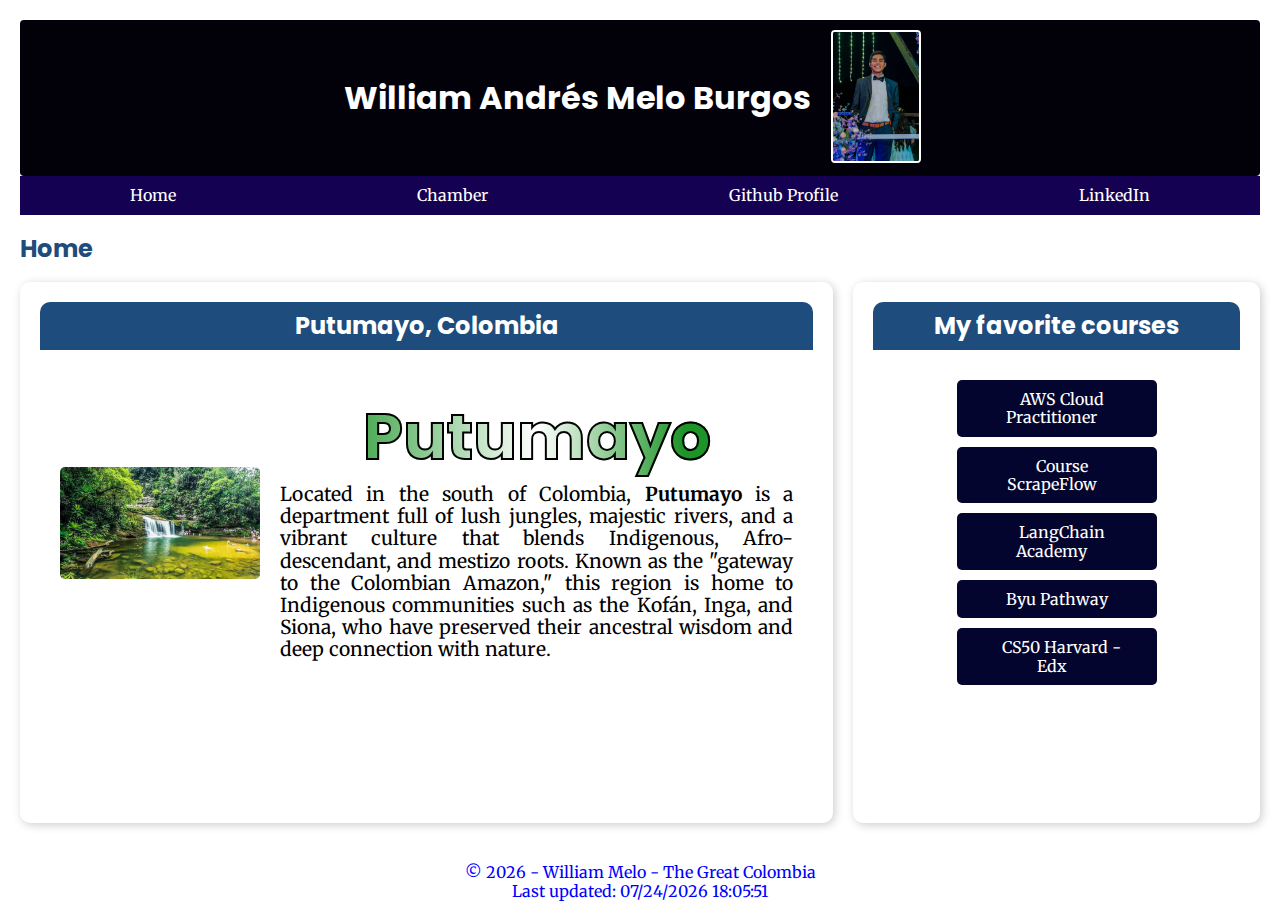
<file: index.html>
<!DOCTYPE html>
<html lang="en">
  <head>
    <meta charset="UTF-8" />
    <meta name="viewport" content="width=device-width, initial-scale=1.0" />
    <meta
      name="description"
      content="Home Page of WDD 231 – Course Home Page from William Melo - THIS IS AWESOME."
    />
    <meta name="author" content="William Melo" />
    <title>Home Page</title>
    <link rel="stylesheet" href="styles/normalize.css" />
    <link rel="stylesheet" href="styles/index.css" />
    <script src="scripts/date.js" defer></script>
  </head>
  <body>
    <section class="layout">
      <div class="header">
        <div class="banner">
          <h1>William Andrés Melo Burgos</h1>
          <div class="foto">
            <img src="images/me.jpg" alt="A picture of me" />
          </div>
        </div>
        <nav class="header-nav">
          <ul>
            <li>
              <a href="https://www.linkedin.com/in/william-melo-41884421b/"
                >Home</a
              >
            </li>
            <li><a href="#">Chamber</a></li>
            <li>
              <a href="https://github.com/william-melo">Github Profile</a>
            </li>
            <li>
              <a href="https://www.linkedin.com/in/william-melo-41884421b/"
                >LinkedIn</a
              >
            </li>
          </ul>
        </nav>
        <div class="home-container">
          <h2 class="h2-home">Home</h2>
        </div>
      </div>
      <div class="main">
        <section class="card-1">
          <h2>Putumayo, Colombia</h2>

          <div class="card1-content">
            <div class="image-me-container2">
              <img src="images/putumayo.jpg" alt="A picture of me" />
            </div>
            <div class="colombia-text-container">
              <h2 class="colombia-text">Putumayo</h2>
              <p>
                Located in the south of Colombia,
                <strong>Putumayo</strong> is a department full of lush jungles,
                majestic rivers, and a vibrant culture that blends Indigenous,
                Afro-descendant, and mestizo roots. Known as the "gateway to the
                Colombian Amazon," this region is home to Indigenous communities
                such as the Kofán, Inga, and Siona, who have preserved their
                ancestral wisdom and deep connection with nature.
              </p>
            </div>
          </div>
        </section>
        <section class="card-2">
          <h2>My favorite courses</h2>
          <div class="courses">
            <nav class="courses-nav">
              <ul>
                <li>
                  <a
                    href="https://aws.amazon.com/training/course-descriptions/cloud-practitioner-essentials/"
                    target="_blank"
                    >AWS Cloud Practitioner</a
                  >
                </li>
                <li>
                  <a href="https://scrapeflow.com/" target="_blank"
                    >Course ScrapeFlow</a
                  >
                </li>
                <li>
                  <a href="https://www.langchain.com/academy" target="_blank"
                    >LangChain Academy</a
                  >
                </li>
                <li>
                  <a href="https://www.byupathway.edu/" target="_blank"
                    >Byu Pathway</a
                  >
                </li>
                <li>
                  <a href="https://cs50.harvard.edu/" target="_blank"
                    >CS50 Harvard - Edx</a
                  >
                </li>
              </ul>
            </nav>
          </div>
        </section>
      </div>
      <div class="footer">
        <p>
          © <span id="currentYear"></span> - William Melo - The Great Colombia
        </p>
        <p>Last updated: <span id="lastUpdated"></span></p>
      </div>
    </section>
  </body>
</html>
</file>
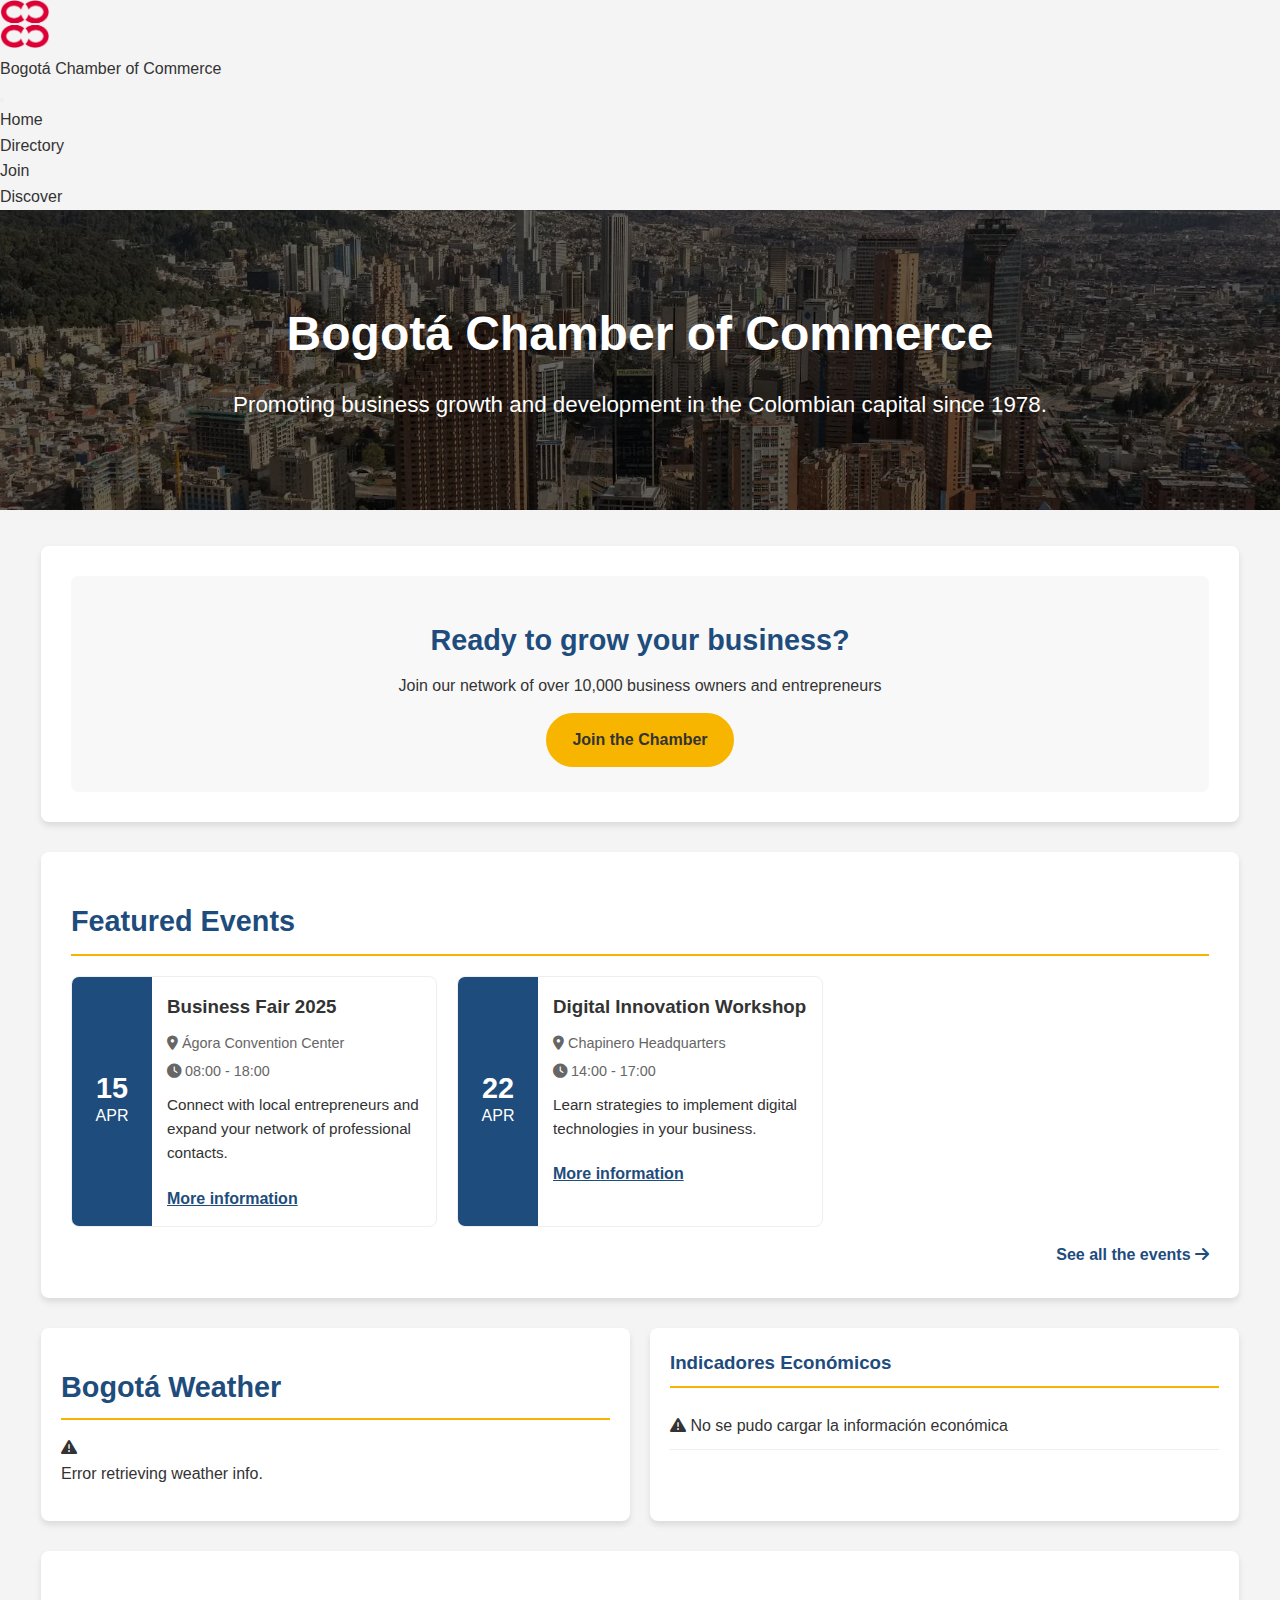
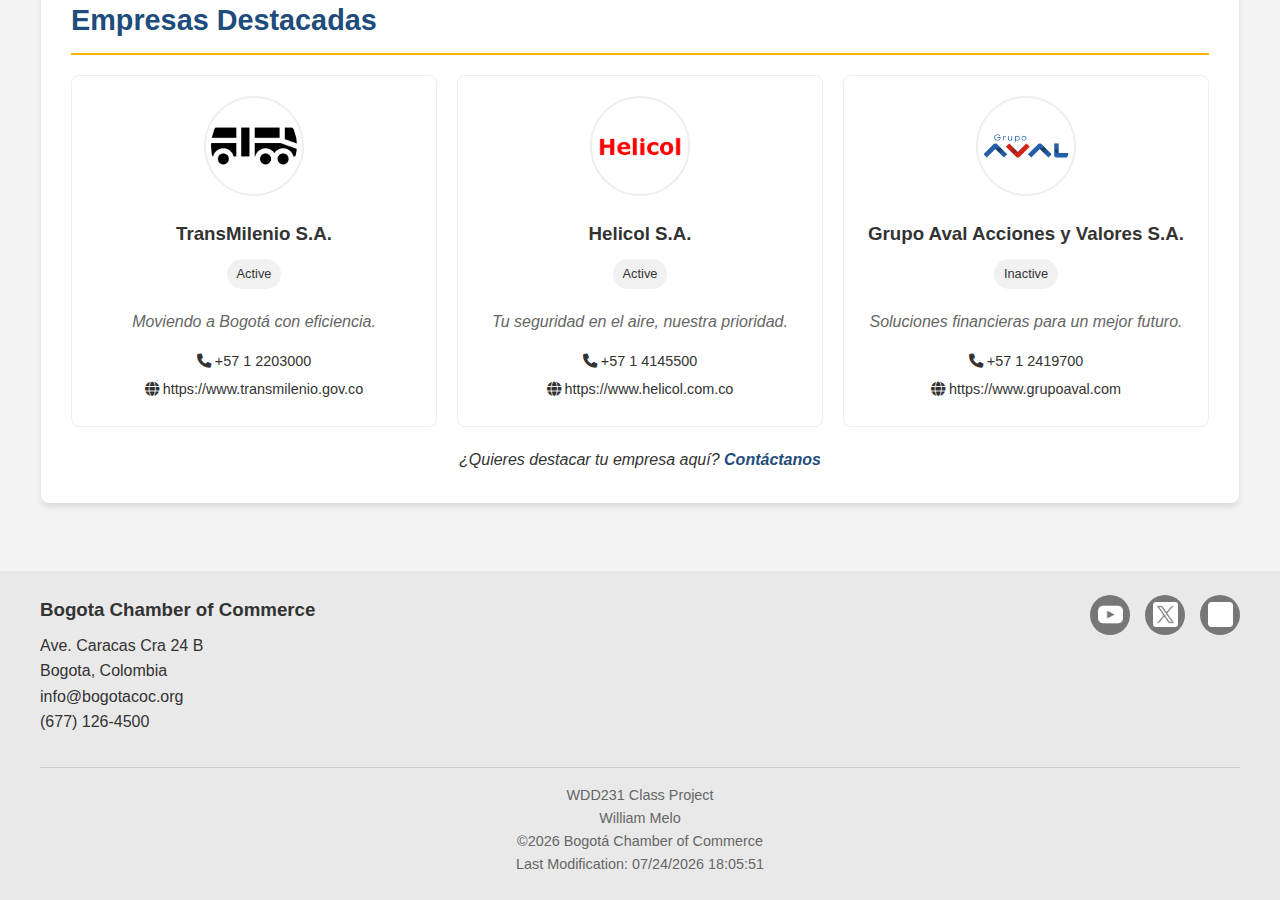
<file: chamber/index.html>
<!DOCTYPE html>
<html lang="en">
    <head>
        <meta charset="UTF-8" />
        <meta name="viewport" content="width=device-width, initial-scale=1.0" />
        <meta name="description" content="Chamber of Commerce of Bogota" />
        <meta property="og:title" content="Bogotá Chamber of Commerce" />
        <meta property="og:type" content="website" />
        <meta
            property="og:image"
            content="https://www.ccb.org.co/La-Camara-CCB/Imagenes/Logo-CCB.png"
        />
        <meta property="og:url" content="https://www.ccb.org.co/" />
        <meta name="author" content="William Melo" />
        <title>Bogota Chamber of Commerce</title>

        <link rel="stylesheet" href="styles/main.css" />
        <link rel="icon" href="images/favicon.ico" type="image/x-icon" />
        <link
            rel="stylesheet"
            href="https://cdnjs.cloudflare.com/ajax/libs/font-awesome/6.7.2/css/all.min.css"
            integrity="sha512-Evv84Mr4kqVGRNSgIGL/F/aIDqQb7xQ2vcrdIwxfjThSH8CSR7PBEakCr51Ck+w+/U6swU2Im1vVX0SVk9ABhg=="
            crossorigin="anonymous"
            referrerpolicy="no-referrer"
        />
        <script type="module" src="scripts/index.js" defer></script>
    </head>
    <body>
        <header class="site-header">
            <div class="logo-container">
                <div class="logo">
                    <img src="images/logo.png" alt="" />
                </div>
                <span class="brand-name">Bogotá Chamber of Commerce</span>
            </div>

            <nav class="nav-menu">
                <button
                    class="hamburger"
                    aria-label="Toggle navigation"
                    aria-expanded="false"
                >
                    <span class="hamburger-line"></span>
                    <span class="hamburger-line"></span>
                    <span class="hamburger-line"></span>
                </button>
                <ul class="nav-links">
                    <li><a href="index.html" data-page="home">Home</a></li>
                    <li>
                        <a href="directory.html" data-page="about">Directory</a>
                    </li>
                    <li><a href="join.html" data-page="services">Join</a></li>
                    <li>
                        <a href="discover.html" data-page="contact">Discover</a>
                    </li>
                </ul>
            </nav>
        </header>

        <section class="hero">
            <div class="hero-overlay">
                <h1>Bogotá Chamber of Commerce</h1>
                <p>
                    Promoting business growth and development in the Colombian
                    capital since 1978.
                </p>
            </div>
            <img
                src="images/baner.webp"
                alt="Cámara de Comercio de Bogotá"
                class="hero-image"
            />
        </section>

        <main>
            <div class="main-content">
                <!-- Sección de bienvenida -->
                <section class="welcome-section">
                    <div class="cta-container">
                        <h2>Ready to grow your business?</h2>
                        <p>
                            Join our network of over 10,000 business owners and
                            entrepreneurs
                        </p>
                        <a href="join.html" class="cta-button"
                            >Join the Chamber</a
                        >
                    </div>
                </section>

                <!-- Sección de eventos actuales -->
                <section class="events-section">
                    <h2>Featured Events</h2>
                    <div class="event-cards">
                        <div class="event-card">
                            <div class="event-date">
                                <span class="day">15</span>
                                <span class="month">APR</span>
                            </div>
                            <div class="event-details">
                                <h3>Business Fair 2025</h3>
                                <p class="event-location">
                                    <i class="fas fa-map-marker-alt"></i> Ágora
                                    Convention Center
                                </p>
                                <p class="event-time">
                                    <i class="fas fa-clock"></i> 08:00 - 18:00
                                </p>
                                <p class="event-description">
                                    Connect with local entrepreneurs and expand
                                    your network of professional contacts.
                                </p>
                                <a href="#" class="event-link"
                                    >More information</a
                                >
                            </div>
                        </div>

                        <div class="event-card">
                            <div class="event-date">
                                <span class="day">22</span>
                                <span class="month">APR</span>
                            </div>
                            <div class="event-details">
                                <h3>Digital Innovation Workshop</h3>
                                <p class="event-location">
                                    <i class="fas fa-map-marker-alt"></i>
                                    Chapinero Headquarters
                                </p>
                                <p class="event-time">
                                    <i class="fas fa-clock"></i> 14:00 - 17:00
                                </p>
                                <p class="event-description">
                                    Learn strategies to implement digital
                                    technologies in your business.
                                </p>
                                <a href="#" class="event-link"
                                    >More information</a
                                >
                            </div>
                        </div>
                    </div>
                    <a href="#" class="view-all-link"
                        >See all the events <i class="fas fa-arrow-right"></i
                    ></a>
                </section>

                <section class="weather-section">
                    <div class="weather-container">
                        <h2 class="weather-city">Bogotá Weather</h2>
                        <div class="weather-info">
                            <div class="weather-icon">
                                <i class="fas fa-cloud-sun"></i>
                            </div>
                            <div class="weather-data">
                                <div class="temperature"></div>
                                <div class="condition"></div>
                                <div class="details">
                                    <span><i class="fas fa-tint"></i> </span>
                                    <span><i class="fas fa-wind"></i> </span>
                                </div>
                            </div>
                        </div>
                        <p class="weather-forecast"></p>
                    </div>

                    <div class="business-stats">
                        <h3>Indicadores Económicos</h3>
                        <ul class="stats-list">
                            <li><span class="stat-label"></span></li>
                            <li><span class="stat-label"></span></li>
                            <li>
                                <span class="stat-label"></span>
                            </li>
                        </ul>
                    </div>
                </section>

                <!-- Sección de spotlights de empresas -->
                <section class="spotlights-section">
                    <h2>Empresas Destacadas</h2>
                    <div class="spotlight-container"></div>
                    <p class="join-spotlight">
                        ¿Quieres destacar tu empresa aquí?
                        <a href="#">Contáctanos</a>
                    </p>
                </section>
            </div>
        </main>

        <footer>
            <div class="footer-content">
                <div class="contact-info">
                    <h3>Bogota Chamber of Commerce</h3>
                    <p>Ave. Caracas Cra 24 B</p>
                    <p>Bogota, Colombia</p>
                    <p>info@bogotacoc.org</p>
                    <p>(677) 126-4500</p>
                </div>

                <div class="social-media">
                    <a href="#" class="social-icon youtube">
                        <img src="images/youtube.webp" alt="YouTube" />
                    </a>
                    <a href="#" class="social-icon twitter">
                        <img src="images/twitter.webp" alt="Twitter" />
                    </a>
                    <a href="#" class="social-icon linkedin">
                        <img src="images/linkedin.webp" alt="LinkedIn" />
                    </a>
                </div>
            </div>

            <div class="project-info">
                <p>WDD231 Class Project</p>
                <p>William Melo</p>
                <p><span id="copyright"></span> Bogotá Chamber of Commerce</p>
                <p>Last Modification: <span id="lastUpdated"></span></p>
            </div>
        </footer>
    </body>
</html>
</file>
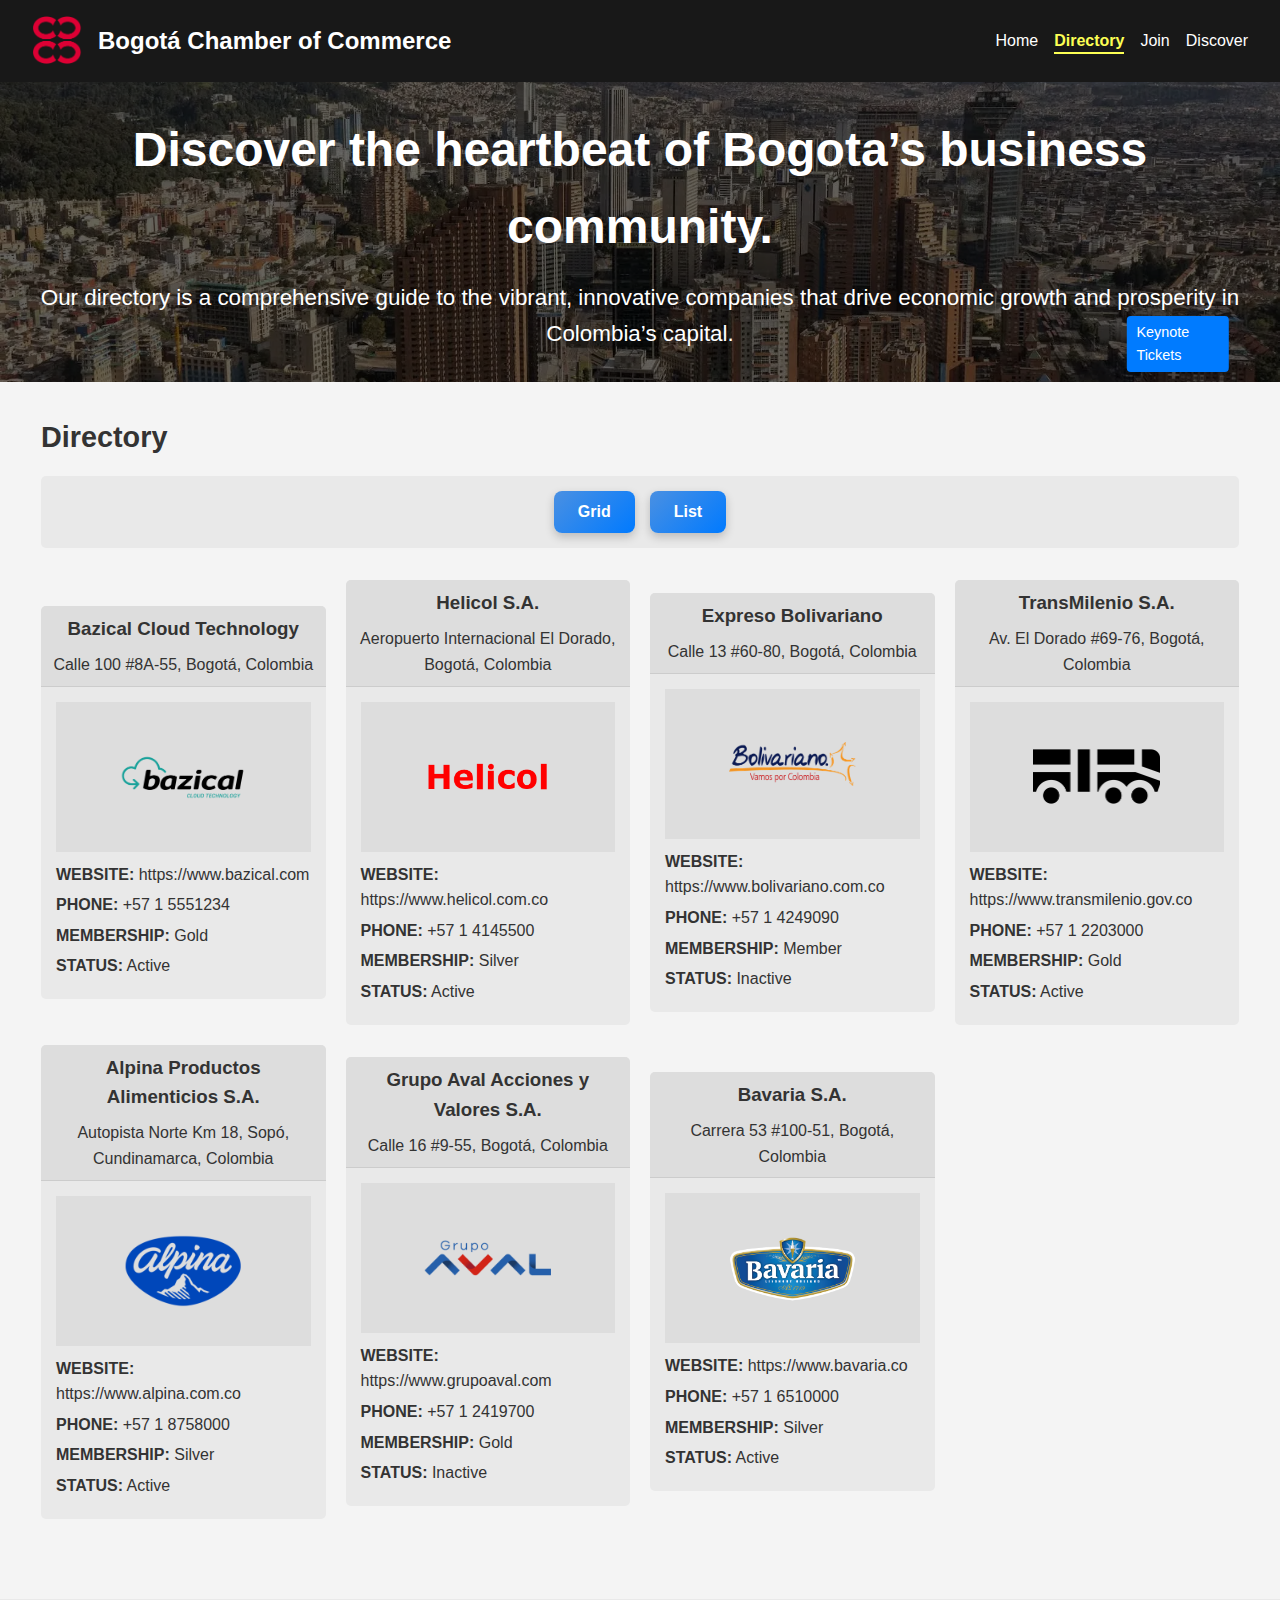
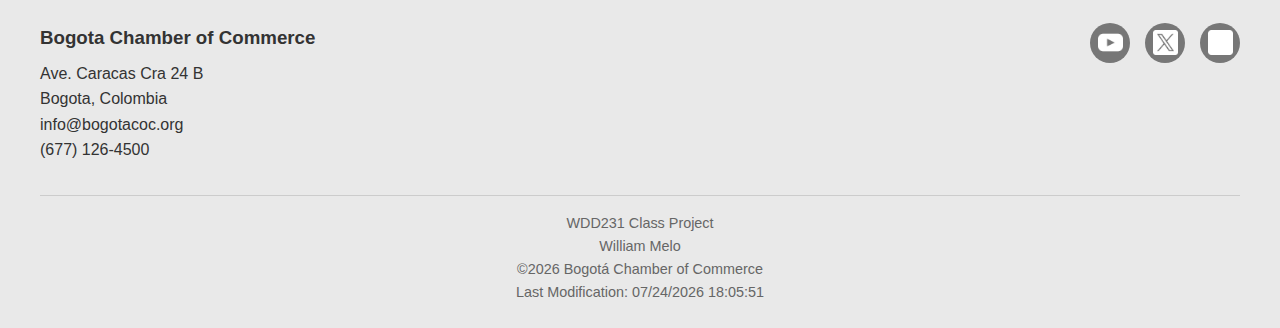
<file: chamber/directory.html>
<!DOCTYPE html>
<html lang="en">
    <head>
        <meta charset="UTF-8" />
        <meta name="viewport" content="width=device-width, initial-scale=1.0" />
        <meta name="description" content="Chamber of Commerce of Bogota" />
        <meta name="author" content="William Melo" />
        <meta property="og:title" content="Bogotá Chamber of Commerce" />
        <meta property="og:type" content="website" />
        <meta
            property="og:image"
            content="https://www.ccb.org.co/La-Camara-CCB/Imagenes/Logo-CCB.png"
        />
        <meta property="og:url" content="https://www.ccb.org.co/" />
        <title>Bogota Chamber of Commerce</title>
        <link rel="stylesheet" href="styles/normalize.css" />
        <link rel="stylesheet" href="styles/index.css" />
        <link rel="icon" href="images/favicon.ico" type="image/x-icon" />
        <link
            rel="stylesheet"
            href="https://cdnjs.cloudflare.com/ajax/libs/font-awesome/6.7.2/css/all.min.css"
            integrity="sha512-Evv84Mr4kqVGRNSgIGL/F/aIDqQb7xQ2vcrdIwxfjThSH8CSR7PBEakCr51Ck+w+/U6swU2Im1vVX0SVk9ABhg=="
            crossorigin="anonymous"
            referrerpolicy="no-referrer"
        />
        <script type="module" src="scripts/script.js" defer></script>
    </head>
    <body>
        <header class="site-header">
            <div class="logo-container">
                <div class="logo">
                    <img src="images/logo.png" alt="" />
                </div>
                <span class="brand-name">Bogotá Chamber of Commerce</span>
            </div>

            <nav class="nav-menu">
                <button
                    class="hamburger"
                    aria-label="Toggle navigation"
                    aria-expanded="false"
                >
                    <span class="hamburger-line"></span>
                    <span class="hamburger-line"></span>
                    <span class="hamburger-line"></span>
                </button>
                <ul class="nav-links">
                    <li><a href="index.html" data-page="home">Home</a></li>
                    <li>
                        <a href="directory.html" data-page="about">Directory</a>
                    </li>
                    <li><a href="join.html" data-page="services">Join</a></li>
                    <li>
                        <a href="discover.html" data-page="contact">Discover</a>
                    </li>
                </ul>
            </nav>
        </header>

        <section class="hero">
            <div class="hero-overlay">
                <h1>Discover the heartbeat of Bogota’s business community.</h1>
                <p>
                    Our directory is a comprehensive guide to the vibrant,
                    innovative companies that drive economic growth and
                    prosperity in Colombia’s capital.
                </p>
            </div>
            <img
                src="images/baner.webp"
                alt="Cámara de Comercio de Bogotá"
                class="hero-image"
            />
            <a href="#" class="keynote-button">Keynote Tickets</a>
        </section>

        <main>
            <h2>Directory</h2>

            <div class="info-panels">
                <section class="panel">
                    <button id="grid-view" class="button">Grid</button>
                    <button id="list-view" class="button">List</button>
                </section>
            </div>

            <div id="cards" class="grid"></div>
        </main>

        <footer>
            <div class="footer-content">
                <div class="contact-info">
                    <h3>Bogota Chamber of Commerce</h3>
                    <p>Ave. Caracas Cra 24 B</p>
                    <p>Bogota, Colombia</p>
                    <p>info@bogotacoc.org</p>
                    <p>(677) 126-4500</p>
                </div>

                <div class="social-media">
                    <a href="#" class="social-icon youtube">
                        <img src="images/youtube.webp" alt="YouTube" />
                    </a>
                    <a href="#" class="social-icon twitter">
                        <img src="images/twitter.webp" alt="Twitter" />
                    </a>
                    <a href="#" class="social-icon linkedin">
                        <img src="images/linkedin.webp" alt="LinkedIn" />
                    </a>
                </div>
            </div>

            <div class="project-info">
                <p>WDD231 Class Project</p>
                <p>William Melo</p>
                <p><span id="copyright"></span> Bogotá Chamber of Commerce</p>
                <p>Last Modification: <span id="lastUpdated"></span></p>
            </div>
        </footer>
    </body>
</html>
</file>
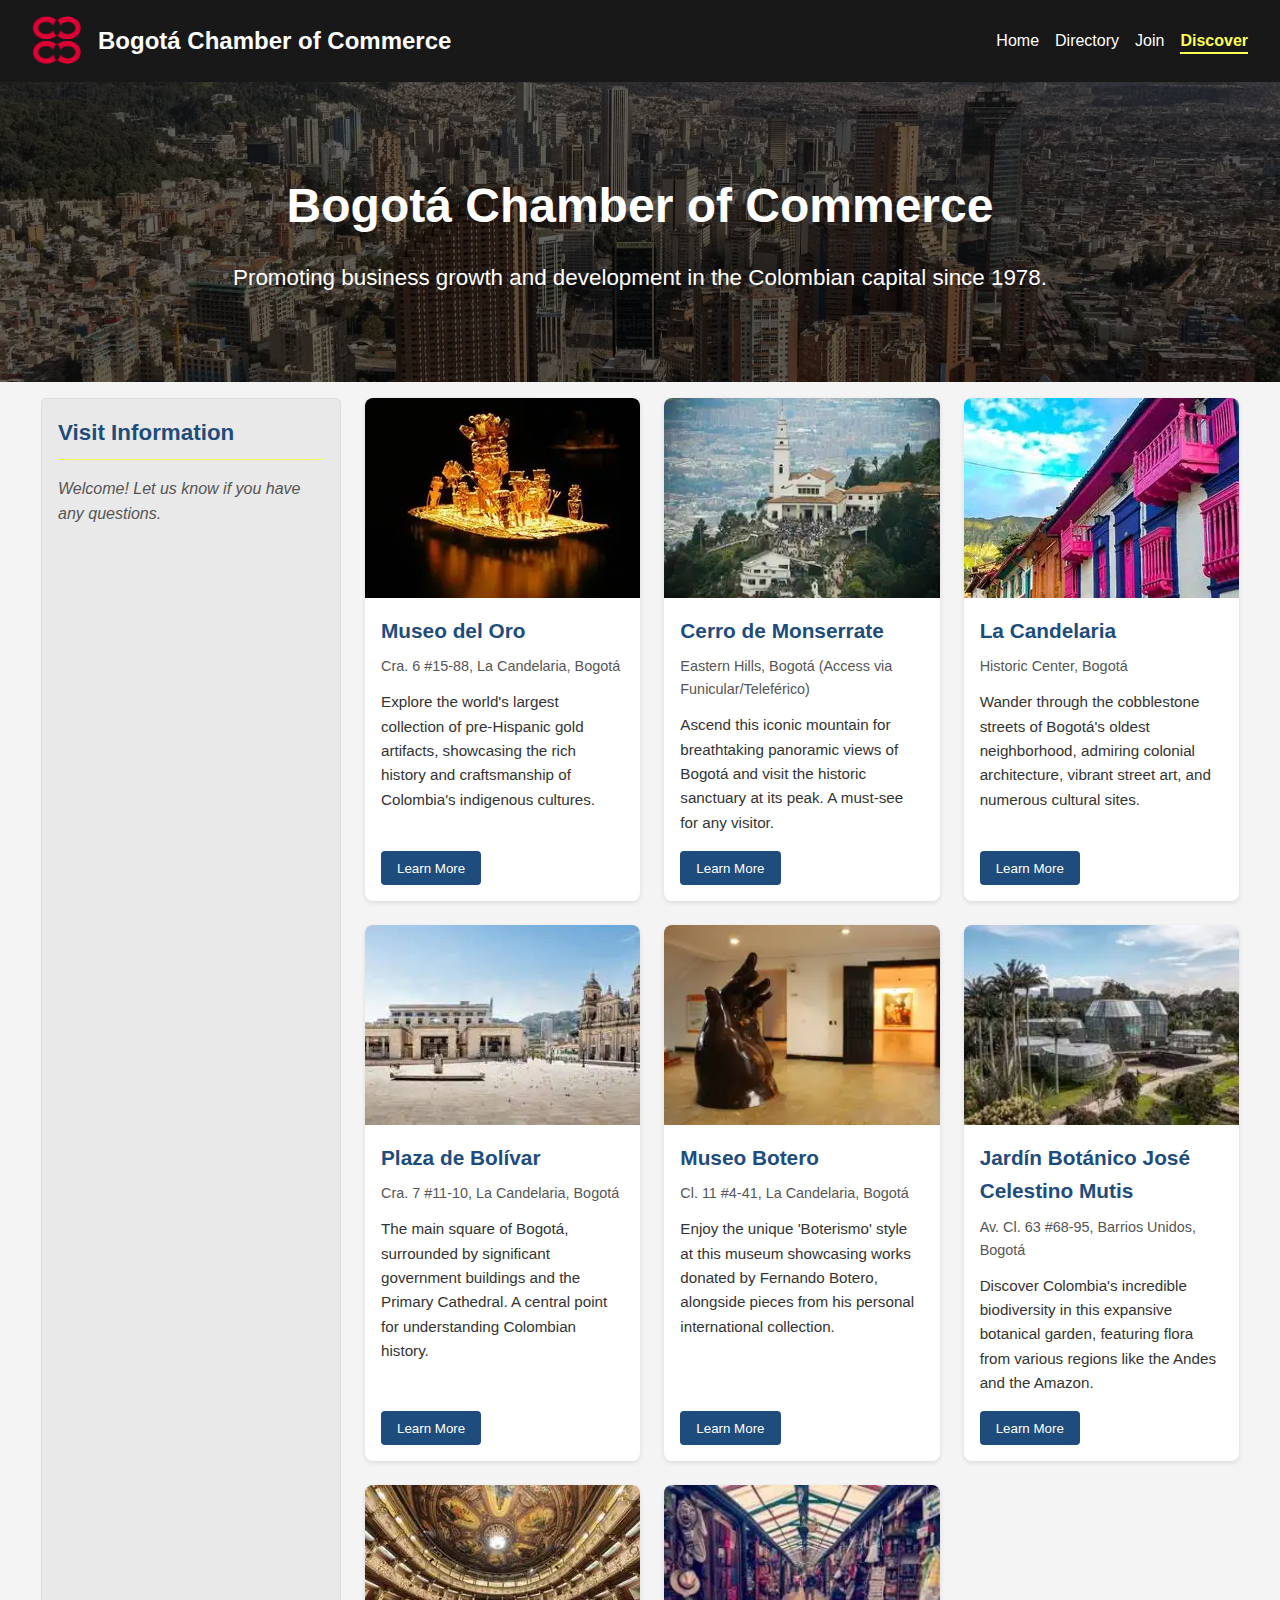
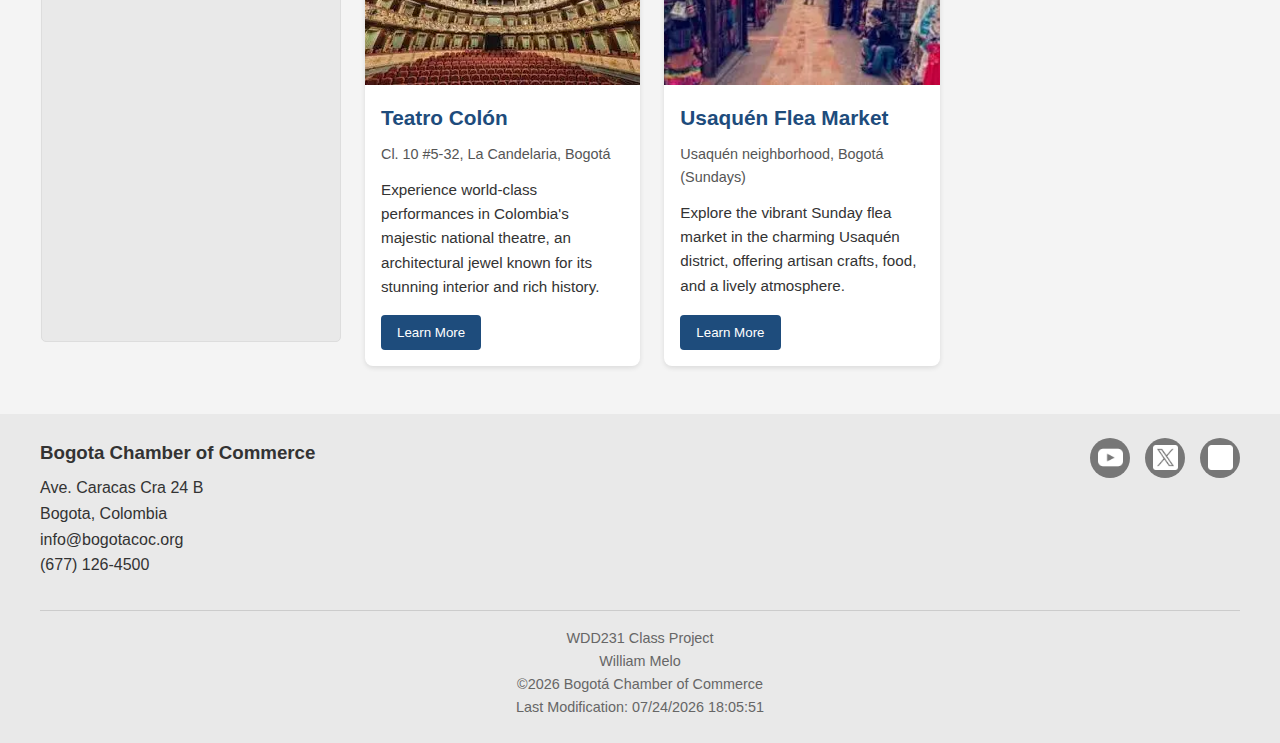
<file: chamber/discover.html>
<!DOCTYPE html>
<html lang="en">
    <head>
        <meta charset="UTF-8" />
        <meta name="viewport" content="width=device-width, initial-scale=1.0" />
        <meta property="og:title" content="Bogotá Chamber of Commerce" />
        <meta property="og:type" content="website" />
        <meta
            property="og:image"
            content="https://www.ccb.org.co/La-Camara-CCB/Imagenes/Logo-CCB.png"
        />
        <meta property="og:url" content="https://www.ccb.org.co/" />
        <meta
            name="description"
            content="Chamber of Commerce of Bogota - Discover Page"
        />
        <meta name="author" content="William Melo" />
        <title>Bogota Chamber of Commerce - Discover</title>

        <link rel="stylesheet" href="styles/discover.css" />
        <link rel="icon" href="images/favicon.ico" type="image/x-icon" />
        <link
            rel="stylesheet"
            href="https://cdnjs.cloudflare.com/ajax/libs/font-awesome/6.7.2/css/all.min.css"
            integrity="sha512-Evv84Mr4kqVGRNSgIGL/F/aIDqQb7xQ2vcrdIwxfjThSH8CSR7PBEakCr51Ck+w+/U6swU2Im1vVX0SVk9ABhg=="
            crossorigin="anonymous"
            referrerpolicy="no-referrer"
        />
        <script type="module" src="scripts/discover.js" defer></script>
    </head>
    <body>
        <header class="site-header">
            <div class="logo-container">
                <div class="logo">
                    <img src="images/logo.png" alt="" />
                </div>
                <span class="brand-name">Bogotá Chamber of Commerce</span>
            </div>

            <nav class="nav-menu">
                <button
                    class="hamburger"
                    aria-label="Toggle navigation"
                    aria-expanded="false"
                >
                    <span class="hamburger-line"></span>
                    <span class="hamburger-line"></span>
                    <span class="hamburger-line"></span>
                </button>
                <ul class="nav-links">
                    <li><a href="index.html" data-page="home">Home</a></li>
                    <li>
                        <a href="directory.html" data-page="about">Directory</a>
                    </li>
                    <li><a href="join.html" data-page="services">Join</a></li>
                    <li>
                        <a href="discover.html" data-page="contact">Discover</a>
                    </li>
                </ul>
            </nav>
        </header>

        <section class="hero">
            <div class="hero-overlay">
                <h1>Bogotá Chamber of Commerce</h1>
                <p>
                    Promoting business growth and development in the Colombian
                    capital since 1978.
                </p>
            </div>
            <img
                src="images/baner.webp"
                alt="Cámara de Comercio de Bogotá"
                class="hero-image"
            />
        </section>

        <main>
            <aside class="sidebar">
                <h2>Visit Information</h2>
                <p id="visit-message">Loading visit information...</p>
            </aside>
            <div class="discover-grid"></div>
        </main>

        <footer>
            <div class="footer-content">
                <div class="contact-info">
                    <h3>Bogota Chamber of Commerce</h3>
                    <p>Ave. Caracas Cra 24 B</p>
                    <p>Bogota, Colombia</p>
                    <p>info@bogotacoc.org</p>
                    <p>(677) 126-4500</p>
                </div>

                <div class="social-media">
                    <a href="#" class="social-icon youtube">
                        <img src="images/youtube.webp" alt="YouTube" />
                    </a>
                    <a href="#" class="social-icon twitter">
                        <img src="images/twitter.webp" alt="Twitter" />
                    </a>
                    <a href="#" class="social-icon linkedin">
                        <img src="images/linkedin.webp" alt="LinkedIn" />
                    </a>
                </div>
            </div>

            <div class="project-info">
                <p>WDD231 Class Project</p>
                <p>William Melo</p>
                <p><span id="copyright"></span> Bogotá Chamber of Commerce</p>
                <p>Last Modification: <span id="lastUpdated"></span></p>
            </div>
        </footer>
    </body>
</html>
</file>
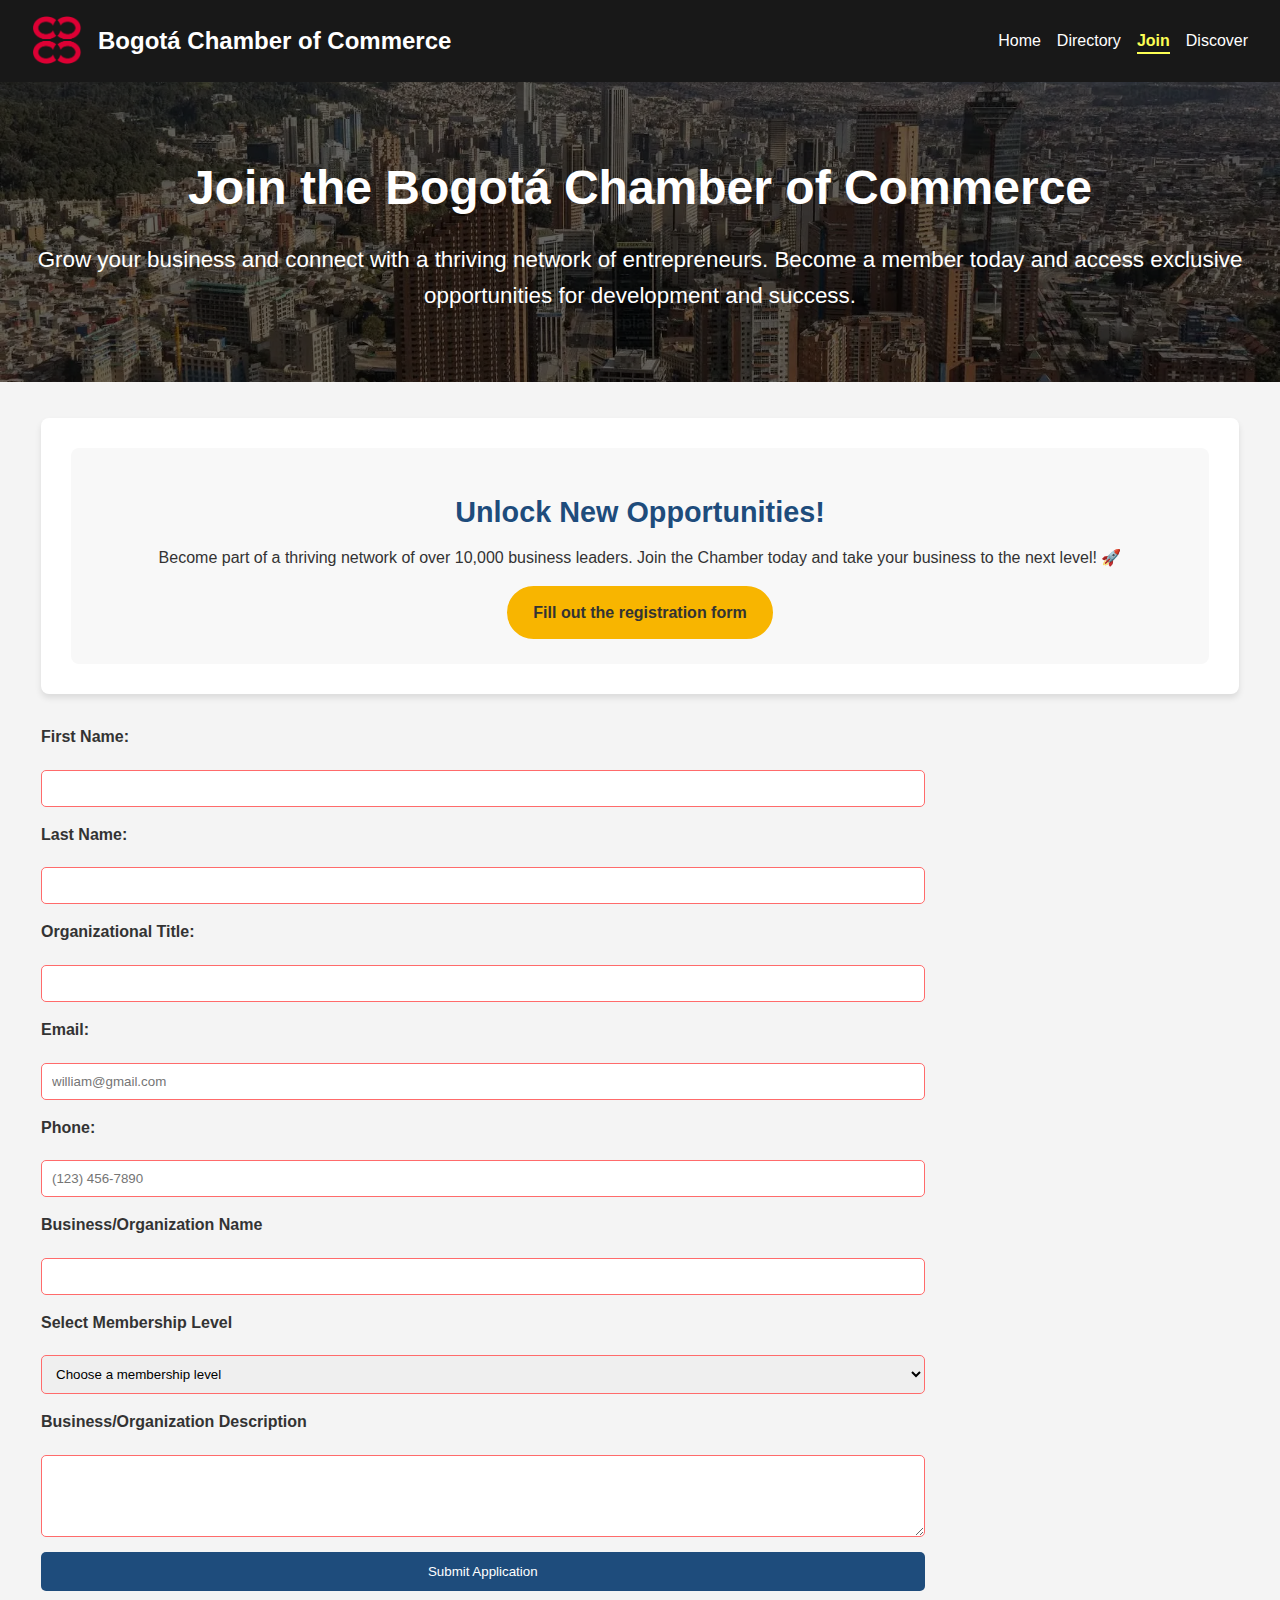
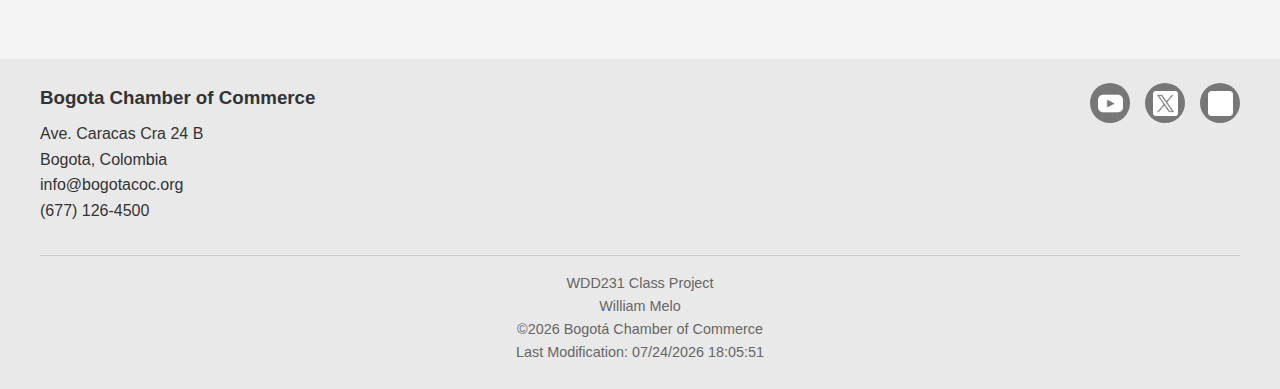
<file: chamber/join.html>
<!DOCTYPE html>
<html lang="en">
    <head>
        <meta charset="UTF-8" />
        <meta name="viewport" content="width=device-width, initial-scale=1.0" />
        <meta property="og:title" content="Bogotá Chamber of Commerce" />
        <meta property="og:type" content="website" />
        <meta
            property="og:image"
            content="https://www.ccb.org.co/La-Camara-CCB/Imagenes/Logo-CCB.png"
        />
        <meta property="og:url" content="https://www.ccb.org.co/" />
        <meta
            name="description"
            content="Chamber of Commerce of Bogota - Join Page"
        />
        <meta name="author" content="William Melo" />
        <title>Bogota Chamber of Commerce</title>

        <link rel="stylesheet" href="styles/join.css" />
        <link rel="icon" href="images/favicon.ico" type="image/x-icon" />
        <link
            rel="stylesheet"
            href="https://cdnjs.cloudflare.com/ajax/libs/font-awesome/6.7.2/css/all.min.css"
            integrity="sha512-Evv84Mr4kqVGRNSgIGL/F/aIDqQb7xQ2vcrdIwxfjThSH8CSR7PBEakCr51Ck+w+/U6swU2Im1vVX0SVk9ABhg=="
            crossorigin="anonymous"
            referrerpolicy="no-referrer"
        />
        <script type="module" src="scripts/join.js" defer></script>
    </head>
    <body>
        <header class="site-header">
            <div class="logo-container">
                <div class="logo">
                    <img src="images/logo.png" alt="" />
                </div>
                <span class="brand-name">Bogotá Chamber of Commerce</span>
            </div>

            <nav class="nav-menu">
                <button
                    class="hamburger"
                    aria-label="Toggle navigation"
                    aria-expanded="false"
                >
                    <span class="hamburger-line"></span>
                    <span class="hamburger-line"></span>
                    <span class="hamburger-line"></span>
                </button>
                <ul class="nav-links">
                    <li><a href="index.html" data-page="home">Home</a></li>
                    <li>
                        <a href="directory.html" data-page="about">Directory</a>
                    </li>
                    <li><a href="join.html" data-page="services">Join</a></li>
                    <li>
                        <a href="discover.html" data-page="contact">Discover</a>
                    </li>
                </ul>
            </nav>
        </header>

        <section class="hero">
            <div class="hero-overlay">
                <h1>Join the Bogotá Chamber of Commerce</h1>
                <p>
                    Grow your business and connect with a thriving network of
                    entrepreneurs. Become a member today and access exclusive
                    opportunities for development and success.
                </p>
            </div>
            <img
                src="images/baner.webp"
                alt="Cámara de Comercio de Bogotá"
                class="hero-image"
            />
        </section>

        <main>
            <div class="main-content">
                <!-- Sección de bienvenida -->
                <section class="welcome-section">
                    <div class="cta-container">
                        <h2>Unlock New Opportunities!</h2>
                        <p>
                            Become part of a thriving network of over 10,000
                            business leaders. Join the Chamber today and take
                            your business to the next level! 🚀
                        </p>
                        <a href="#registration-form" class="cta-button"
                            >Fill out the registration form</a
                        >
                    </div>
                </section>

                <!-- Sección de eventos actuales -->
                <section class="events-section">
                    <div class="membership-section">
                        <form
                            action="thankyou.html"
                            method="get"
                            id="registration-form"
                        >
                            <!-- Existing form inputs from original document -->
                            <label for="first-name">First Name:</label>
                            <input
                                type="text"
                                id="first-name"
                                name="first-name"
                                autocomplete="given-name"
                                required
                                title="Please enter your first name."
                            />

                            <label for="last-name">Last Name:</label>
                            <input
                                type="text"
                                id="last-name"
                                name="last-name"
                                autocomplete="family-name"
                                required
                                title="Please enter your last name."
                            />

                            <label for="title">Organizational Title:</label>
                            <input
                                type="text"
                                id="title"
                                name="title"
                                autocomplete="organization-title"
                                pattern="[A-Za-z\- ]{7,}"
                                required
                                title="Only letters, hyphens, and spaces allowed. Minimum 7 characters."
                            />

                            <label for="email">Email:</label>
                            <input
                                type="email"
                                id="email"
                                name="email"
                                autocomplete="email"
                                required
                                title="Please enter a valid email address."
                                placeholder="william@gmail.com"
                            />

                            <label for="phone">Phone:</label>
                            <input
                                type="tel"
                                id="phone"
                                name="phone"
                                autocomplete="tel"
                                required
                                title="Please enter a valid phone number."
                                placeholder="(123) 456-7890"
                            />

                            <label for="organization"
                                >Business/Organization Name</label
                            >
                            <input
                                type="text"
                                id="organization"
                                name="organization"
                                title="Enter your business or organization's name"
                                autocomplete="organization"
                                required
                            />

                            <label for="membership"
                                >Select Membership Level</label
                            >
                            <select id="membership" name="membership" required>
                                <option value="" disabled selected>
                                    Choose a membership level
                                </option>
                                <option value="np">
                                    NP Membership (No Fee - Non-Profit)
                                </option>
                                <option value="bronze">
                                    Bronze Membership
                                </option>
                                <option value="silver">
                                    Silver Membership
                                </option>
                                <option value="gold">Gold Membership</option>
                            </select>

                            <label for="description"
                                >Business/Organization Description</label
                            >
                            <textarea
                                id="description"
                                name="description"
                                title="Describe your business or organization"
                                rows="4"
                                cols="30"
                                required
                            ></textarea>

                            <input
                                type="hidden"
                                id="timestamp"
                                name="timestamp"
                            />
                            <button type="submit">Submit Application</button>
                        </form>

                        <!-- Membership Cards -->
                        <div class="membership-cards">
                            <div class="membership-card">
                                <h3>Non-Profit Membership</h3>
                                <p>
                                    Free membership for non-profit organizations
                                </p>
                                <a
                                    href="#"
                                    class="membership-card-link"
                                    data-modal="npModal"
                                    >Learn More</a
                                >
                            </div>
                            <div class="membership-card">
                                <h3>Bronze Membership</h3>
                                <p>
                                    Entry-level membership with basic benefits
                                </p>
                                <a
                                    href="#"
                                    class="membership-card-link"
                                    data-modal="bronzeModal"
                                    >Learn More</a
                                >
                            </div>
                            <div class="membership-card">
                                <h3>Silver Membership</h3>
                                <p>Enhanced benefits for growing businesses</p>
                                <a
                                    href="#"
                                    class="membership-card-link"
                                    data-modal="silverModal"
                                    >Learn More</a
                                >
                            </div>
                            <div class="membership-card">
                                <h3>Gold Membership</h3>
                                <p>
                                    Premium membership with comprehensive
                                    benefits
                                </p>
                                <a
                                    href="#"
                                    class="membership-card-link"
                                    data-modal="goldModal"
                                    >Learn More</a
                                >
                            </div>
                        </div>
                    </div>
                </section>
            </div>

            <!-- Modals for Membership Levels -->
            <div id="npModal" class="modal">
                <div class="modal-content">
                    <span class="modal-close">&times;</span>
                    <h2>Non-Profit Membership</h2>
                    <p>Benefits include:</p>
                    <ul>
                        <li>Free listing in community directory</li>
                        <li>Access to networking events</li>
                        <li>Monthly newsletter</li>
                    </ul>
                </div>
            </div>

            <div id="bronzeModal" class="modal">
                <div class="modal-content">
                    <span class="modal-close">&times;</span>
                    <h2>Bronze Membership</h2>
                    <p>Benefits include:</p>
                    <ul>
                        <li>Enhanced directory listing</li>
                        <li>Discounted event tickets</li>
                        <li>Basic marketing support</li>
                    </ul>
                </div>
            </div>

            <div id="silverModal" class="modal">
                <div class="modal-content">
                    <span class="modal-close">&times;</span>
                    <h2>Silver Membership</h2>
                    <p>Benefits include:</p>
                    <ul>
                        <li>Priority directory listing</li>
                        <li>Free event tickets</li>
                        <li>Dedicated marketing support</li>
                        <li>Spotlight feature on website</li>
                    </ul>
                </div>
            </div>

            <div id="goldModal" class="modal">
                <div class="modal-content">
                    <span class="modal-close">&times;</span>
                    <h2>Gold Membership</h2>
                    <p>Benefits include:</p>
                    <ul>
                        <li>Premium directory listing</li>
                        <li>Unlimited event tickets</li>
                        <li>Comprehensive marketing package</li>
                        <li>Featured homepage spotlight</li>
                        <li>Exclusive networking opportunities</li>
                    </ul>
                </div>
            </div>
        </main>

        <footer>
            <div class="footer-content">
                <div class="contact-info">
                    <h3>Bogota Chamber of Commerce</h3>
                    <p>Ave. Caracas Cra 24 B</p>
                    <p>Bogota, Colombia</p>
                    <p>info@bogotacoc.org</p>
                    <p>(677) 126-4500</p>
                </div>

                <div class="social-media">
                    <a href="#" class="social-icon youtube">
                        <img src="images/youtube.webp" alt="YouTube" />
                    </a>
                    <a href="#" class="social-icon twitter">
                        <img src="images/twitter.webp" alt="Twitter" />
                    </a>
                    <a href="#" class="social-icon linkedin">
                        <img src="images/linkedin.webp" alt="LinkedIn" />
                    </a>
                </div>
            </div>

            <div class="project-info">
                <p>WDD231 Class Project</p>
                <p>William Melo</p>
                <p><span id="copyright"></span> Bogotá Chamber of Commerce</p>
                <p>Last Modification: <span id="lastUpdated"></span></p>
            </div>
        </footer>
    </body>
</html>
</file>
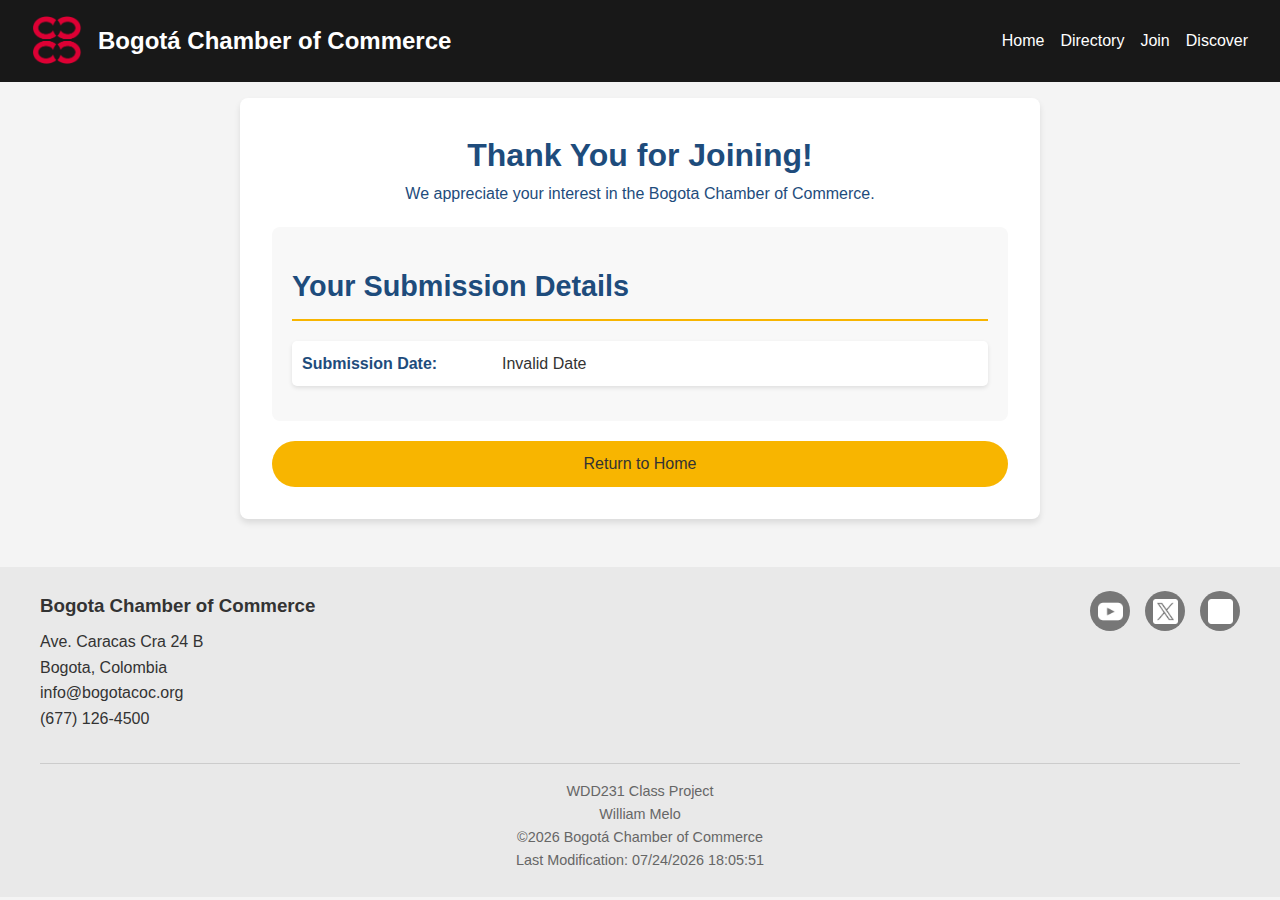
<file: chamber/thankyou.html>
<!DOCTYPE html>
<html lang="en">
    <head>
        <meta charset="UTF-8" />
        <meta name="viewport" content="width=device-width, initial-scale=1.0" />
        <meta property="og:title" content="Bogotá Chamber of Commerce" />
        <meta property="og:type" content="website" />
        <meta
            property="og:image"
            content="https://www.ccb.org.co/La-Camara-CCB/Imagenes/Logo-CCB.png"
        />
        <meta property="og:url" content="https://www.ccb.org.co/" />
        <meta
            name="description"
            content="Bogota Chamber of Commerce - Thank You Page"
        />
        <meta name="author" content="William Melo" />
        <title>Thank You - Bogota Chamber of Commerce</title>

        <link rel="stylesheet" href="styles/thankyou.css" />
        <link rel="icon" href="images/favicon.ico" type="image/x-icon" />
        <link
            rel="stylesheet"
            href="https://cdnjs.cloudflare.com/ajax/libs/font-awesome/6.7.2/css/all.min.css"
            integrity="sha512-Evv84Mr4kqVGRNSgIGL/F/aIDqQb7xQ2vcrdIwxfjThSH8CSR7PBEakCr51Ck+w+/U6swU2Im1vVX0SVk9ABhg=="
            crossorigin="anonymous"
            referrerpolicy="no-referrer"
        />
        <script type="module" src="scripts/thankyou.js" defer></script>
    </head>
    <body>
        <header class="site-header">
            <div class="logo-container">
                <div class="logo">
                    <img
                        src="images/logo.png"
                        alt=""
                        width="50px"
                        height="50px"
                    />
                </div>
                <span class="brand-name">Bogotá Chamber of Commerce</span>
            </div>

            <nav class="nav-menu">
                <button
                    class="hamburger"
                    aria-label="Toggle navigation"
                    aria-expanded="false"
                >
                    <span class="hamburger-line"></span>
                    <span class="hamburger-line"></span>
                    <span class="hamburger-line"></span>
                </button>
                <ul class="nav-links">
                    <li><a href="index.html" data-page="home">Home</a></li>
                    <li>
                        <a href="directory.html" data-page="about">Directory</a>
                    </li>
                    <li><a href="join.html" data-page="services">Join</a></li>
                    <li>
                        <a href="discover.html" data-page="contact">Discover</a>
                    </li>
                </ul>
            </nav>
        </header>

        <main>
            <div class="thank-you-container">
                <div class="thank-you-message">
                    <h1>Thank You for Joining!</h1>
                    <p>
                        We appreciate your interest in the Bogota Chamber of
                        Commerce.
                    </p>
                </div>

                <div class="submission-details">
                    <h2>Your Submission Details</h2>
                    <div id="detailsContainer"></div>
                </div>

                <a href="index.html" class="return-link">Return to Home</a>
            </div>
        </main>

        <footer>
            <div class="footer-content">
                <div class="contact-info">
                    <h3>Bogota Chamber of Commerce</h3>
                    <p>Ave. Caracas Cra 24 B</p>
                    <p>Bogota, Colombia</p>
                    <p>info@bogotacoc.org</p>
                    <p>(677) 126-4500</p>
                </div>

                <div class="social-media">
                    <a href="#" class="social-icon youtube">
                        <img src="images/youtube.webp" alt="YouTube" />
                    </a>
                    <a href="#" class="social-icon twitter">
                        <img src="images/twitter.webp" alt="Twitter" />
                    </a>
                    <a href="#" class="social-icon linkedin">
                        <img src="images/linkedin.webp" alt="LinkedIn" />
                    </a>
                </div>
            </div>

            <div class="project-info">
                <p>WDD231 Class Project</p>
                <p>William Melo</p>
                <p><span id="copyright"></span> Bogotá Chamber of Commerce</p>
                <p>Last Modification: <span id="lastUpdated"></span></p>
            </div>
        </footer>
    </body>
</html>
</file>
<file: styles/index.css>
@import url("https://fonts.googleapis.com/css2?family=Poppins:wght@600&family=Merriweather:wght@400&display=swap");

h1,
h2,
h3 {
  font-family: "Poppins", sans-serif; /* Use Poppins for headings */
}

* {
  box-sizing: border-box; /* Asegura que width incluya padding y border */
  margin: 0;
  padding: 0;
}

html,
body {
  height: 100%;
  font-family: "Merriweather", serif;
}

.layout {
  min-height: 100vh; /* Hace que la sección ocupe toda la altura de la pantalla */
  display: grid;
  grid-template-rows: auto 1fr auto; /* Header y footer tamaño automático, main crece */
}

.header,
.footer {
  padding: 20px 20px 0 20px;
  color: blue;
  text-align: center;
}

.main {
  display: grid;
  grid-template-columns: 2fr 1fr; /* Dos columnas de igual tamaño */
  gap: 20px; /* Espaciado opcional entre las secciones */
  padding: 20px;
  width: 100%; /* Asegura que ocupe todo el ancho */
  margin: 0 auto; /* Centra el contenido */
}

.main section {
  background-color: white; /* Color de fondo */
  border-radius: 10px; /* Bordes redondeados */
  padding: 20px;
  box-shadow: 2px 2px 10px rgba(0, 0, 0, 0.2); /* Sombra suave */
}

h1 {
  color: white; /* Color del título */
}

.home-container {
  display: flex;
  margin-top: 20px;
}

.h2-home {
  color: #1e4c7c; /* Color del título */
}

.main section h2 {
  background-color: #1e4c7c; /* Color del encabezado */
  color: white;
  text-align: center;
  padding: 10px;
  border-radius: 10px 10px 0 0; /* Bordes solo arriba */
}

.header-content {
  display: flex;
  justify-content: space-between; /* Separa los elementos */
  align-items: center; /* Alinea verticalmente */
}

.banner {
  display: flex; /* Para colocar foto y texto en línea */
  align-items: center; /* Centra verticalmente */
  justify-content: center; /* Centra horizontalmente */
  gap: 20px; /* Espacio entre elementos */
  background-color: #02010a; /* Color de fondo (puedes cambiarlo) */
  padding: 10px 20px;
  width: 100%; /* Ajusta el ancho a tu preferencia */
  border-radius: 4px; /* Esquinas redondeadas (opcional) */
}

.foto img {
  width: 90px; /* Ajusta el tamaño de la imagen */
  height: auto;
  object-fit: cover; /* Ajusta la imagen para que rellene sin deformarse */
  border: 2px solid #fff; /* Borde blanco (opcional) */
  border-radius: 4px; /* Esquinas redondeadas para la imagen */
  margin-right: 15px; /* Espacio entre la foto y el texto */
}

.card1-content {
  display: flex;
  align-items: center; /* Alinea verticalmente */
  justify-content: space-between; /* Separa los elementos */
  gap: 20px; /* Espacio entre texto e imagen */
  margin: auto; /* Centra el contenedor */
  padding: 20px;
}

.card1-content p {
  flex: 3; /* Permite que el texto ocupe más espacio */
  text-align: justify; /* Justifica el texto */
  font-size: 1.2rem; /* Tamaño de fuente */
}

.image-me-container {
  flex: 1; /* La imagen ocupa menos espacio */
  display: flex;
  justify-content: center;
}

.image-me-container img {
  max-width: 150px; /* Ajusta el tamaño de la imagen */
  height: auto; /* Mantiene la proporción */
  border-radius: 5px; /* Opcional: Bordes redondeados */
}

.image-me-container2 img {
  max-width: 200px; /* Ajusta el tamaño de la imagen */
  height: auto; /* Mantiene la proporción */
  border-radius: 5px; /* Opcional: Bordes redondeados */
}

.colombia-text-container {
  text-align: center;
  margin: 20px 0;
}

/* I learned how to create this efect, looks pretty cool! */
.colombia-text {
  font-size: 4rem;
  font-weight: bold;
  -webkit-text-stroke: 2px black; /* Borde sólido */ /* Degradado con transición suave entre amarillo (#FCD116), azul (#003893) y rojo (#CE1126) */
  background: linear-gradient(
    90deg,
    rgb(29, 148, 39) 0%,
    rgb(29, 148, 39) 20%,
    rgb(255, 255, 255) 50%,
    rgb(29, 148, 39) 70%,
    rgb(29, 148, 39) 100%
  );

  /* Hace que el degradado recorte dentro del texto */
  -webkit-background-clip: text;
  -webkit-text-fill-color: transparent;
  background-clip: text;
  color: transparent; /* fallback */

  /* Aumenta el tamaño del degradado para que quepan bien los 3 colores */
  background-size: 200% auto;
  background-position: center;
  display: inline-block; /* Asegura que el background-clip funcione correctamente */
}

.header-nav {
  background-color: #140152; /* Color de fondo */
  padding: 10px 0; /* Espacio interno */
}

nav ul {
  display: flex;
  justify-content: space-around;
  list-style: none;
  gap: 20px;
  margin: 0;
  padding: 0;
}

nav ul li:hover {
  background-color: #003893;
  cursor: pointer;
  transition: 0.3s;
}

nav ul li a {
  text-decoration: none;
  color: white;
  padding: 10px;
  transition: 0.3s;
}

.courses-nav {
  display: flex;
  justify-content: center;
  margin: 20px 0;
}

.courses-nav ul {
  list-style: none; /* Quita los puntos de la lista */
  margin: 0;
  padding: 0;
  display: flex;
  flex-direction: column; /* Columna vertical */
  gap: 10px; /* Espacio entre elementos */
  align-items: center; /* Centra los <li> */
  margin-top: 10px; /* Espacio arriba */
}

.courses-nav ul li {
  background-color: #04052e; /* Color de fondo */
  padding: 10px 20px; /* Espacio interno */
  border-radius: 5px; /* Bordes redondeados */
  text-align: center; /* Centra el texto */
  width: 200px; /* Ancho fijo (opcional) */
  transition: background-color 0.3s; /* Efecto suave */
}

.courses-nav ul li:hover {
  background-color: #ccc;
  cursor: pointer; /* Muestra la manita al pasar */
}

/* ============================
   Responsive Styles
============================ */
@media (max-width: 768px) {
  /* Cambiar la disposición del main de dos columnas a una sola columna */
  .main {
    grid-template-columns: 1fr;
  }

  /* Ajustar el contenido de la tarjeta 1 para que los elementos se apilen verticalmente */
  .card1-content {
    flex-direction: column;
    text-align: center;
  }

  /* Centrar la imagen dentro de la tarjeta y ajustar márgenes */
  .image-me-container2 img {
    max-width: 100%;
    margin: 0 auto;
  }

  /* En el banner, apilar los elementos (foto y título) verticalmente */
  .banner {
    flex-direction: column;
  }

  /* Centrar la foto */
  .foto {
    margin: 0 auto 15px auto;
  }

  /* Ajustar el menú de navegación para que los items se apilen */
  nav ul {
    flex-direction: column;
    gap: 10px;
  }

  /* Ajustar la sección de cursos para que se vea bien en móvil */
  .courses-nav ul {
    flex-direction: column;
    align-items: center;
  }

  .courses-nav ul li {
    width: 80%;
    text-align: center;
  }
}

/* Opcional: para dispositivos muy pequeños */
@media (max-width: 480px) {
  .header,
  .footer {
    padding: 10px;
  }

  h1 {
    font-size: 1.8rem;
  }

  .card1-content p {
    font-size: 1rem;
  }
}
</file>
<file: chamber/styles/main.css>
/* Reseteo y estilos base */
* {
  margin: 0;
  padding: 0;
  box-sizing: border-box;
}

body {
  font-family: Arial, sans-serif;
  line-height: 1.6;
  color: #333;
  background-color: #f4f4f4;
  --color1: #1e4c7c;
  --color2: #fff;
  --color3: #181818;
}

a {
  text-decoration: none;
  color: #333;
}

img {
  max-width: 100%;
  height: auto;
}

/* Header 
header {
  display: flex;
  justify-content: space-between;
  align-items: center;
  padding: 1rem;
  background-color: #fff;
  border-bottom: 1px solid #ddd;
}

.logo-container {
  display: flex;
  align-items: center;
}

.logo-container img {
  width: auto;
  height: 50px;
  margin-right: 10px;
}
*/
.nav-bar {
  width: 100%;
  display: flex;
  justify-content: space-between;
  align-items: center;
  list-style: none;
  position: relative;
  background-color: var(--color3);
  padding: 12px 20px;
}

.nav-bar .logo {
  display: flex;
  gap: 10px;
  align-items: center;
  color: var(--color2);
  font-size: 1.5rem;
  font-weight: bold;
}

.logo img {
  width: 50px;
}

.menu {
  display: flex;
}
.menu li {
  padding-left: 30px;
}

/* Navigation active link styling */
.nav-bar .menu a.active {
  color: #f8b500; /* Or any highlight color that matches your design */
  font-weight: bold;
  text-decoration: underline;
}

.menu li a {
  display: inline-block;
  text-decoration: none;
  color: var(--color2);
  text-align: center;
  transition: 0.15s ease-in-out;
  position: relative;
  text-transform: uppercase;
}

.menu li a::after {
  content: "";
  position: absolute;
  bottom: 0;
  left: 0;
  width: 0%;
  height: 1px;
  background-color: var(--color2);
  transition: 0.15s ease-in-out;
}

.menu li a:hover:after {
  width: 100%;
}

.open-menu,
.close-menu {
  position: absolute;
  color: var(--color2);
  cursor: pointer;
  font-size: 1.5rem;
  display: none;
}

.open-menu {
  top: 50%;
  right: 20px;
  transform: translateY(-50%);
}

.close-menu {
  top: 20px;
  right: 20px;
}

#check {
  display: none;
}

.title h1 {
  margin: 0;
  font-size: 1.5rem;
}

.title p {
  margin: 0;
  font-size: 0.9rem;
}

.desktop-nav ul {
  display: flex;
  list-style: none;
}

.desktop-nav ul li {
  margin-left: 1.5rem;
}

.header-controls {
  display: flex;
  align-items: center;
  gap: 15px;
}

.theme-toggle,
.menu-toggle {
  background: none;
  border: none;
  font-size: 1.5rem;
  cursor: pointer;
}

.menu-toggle {
  display: none; /* Oculto en desktop, visible en móvil */
}

/* Hero Section */
.hero {
  position: relative;
  height: 300px;
  width: 100%;
  overflow: hidden;
  background-color: #eee;
}

.hero {
  height: 300px;
  position: relative;
  overflow: hidden;
}

.hero-image {
  width: 100%;
  height: 100%;
  object-fit: cover;
}

.hero-overlay {
  position: absolute;
  top: 0;
  left: 0;
  width: 100%;
  height: 100%;
  background-color: rgba(
    0,
    0,
    0,
    0.6
  ); /* Esto oscurece la imagen (0.5 es el nivel de opacidad) */
  display: flex;
  flex-direction: column;
  justify-content: center;
  align-items: center;
  z-index: 1;
  text-align: center;
  padding: 0 20px;
}

.hero-overlay h1 {
  color: white;
  margin: 0 0 15px 0;
  font-size: 3rem;
}

.hero-overlay p {
  color: white;
  margin: 0;
  font-size: 1.4rem;
}

.keynote-button {
  position: absolute;
  left: 92%;
  right: auto;
  transform: translateX(-50%);
  bottom: 10px;
  padding: 5px 10px;
  font-size: 0.9rem;
  background-color: #007bff;
  color: white;
  text-decoration: none;
  border-radius: 4px;
  z-index: 2;
}

/* Main Content */
main {
  max-width: 1230px;
  margin: 0 auto;
  padding: 1rem;
}

main h2 {
  margin: 1rem 0;
  font-size: 1.8rem;
}

/* Estilos para el contenido principal */
.main-content {
  display: grid;
  grid-template-columns: 1fr;
  gap: 30px;
  padding: 20px 0;
}

/* Sección de bienvenida y CTA */
.welcome-section {
  background-color: #fff;
  padding: 30px;
  border-radius: 8px;
  box-shadow: 0 4px 6px rgba(0, 0, 0, 0.1);
  text-align: center;
}

.welcome-section h2 {
  color: var(--color1);
  margin-bottom: 10px;
}

.cta-container {
  background-color: #f8f8f8;
  border-radius: 8px;
  padding: 25px;
}

.cta-container h3 {
  color: var(--color1);
  margin-bottom: 10px;
}

.cta-button {
  display: inline-block;
  background-color: #f8b500;
  color: #333;
  padding: 12px 24px;
  border-radius: 30px;
  font-weight: bold;
  margin-top: 15px;
  transition: all 0.3s ease;
  border: 2px solid #f8b500;
}

.cta-button:hover {
  background-color: #fff;
  color: #f8b500;
  transform: translateY(-3px);
  box-shadow: 0 5px 15px rgba(0, 0, 0, 0.1);
}

/* Sección de eventos */
.events-section {
  background-color: #fff;
  padding: 30px;
  border-radius: 8px;
  box-shadow: 0 4px 6px rgba(0, 0, 0, 0.1);
}

.events-section h2 {
  color: var(--color1);
  margin-bottom: 20px;
  border-bottom: 2px solid #f8b500;
  padding-bottom: 10px;
}

.event-cards {
  display: grid;
  grid-template-columns: repeat(auto-fill, minmax(300px, 1fr));
  gap: 20px;
}

.event-card {
  display: flex;
  border: 1px solid #eee;
  border-radius: 8px;
  overflow: hidden;
  transition: transform 0.3s ease, box-shadow 0.3s ease;
}

.event-card:hover {
  transform: translateY(-5px);
  box-shadow: 0 10px 20px rgba(0, 0, 0, 0.1);
}

.event-date {
  background-color: var(--color1);
  color: white;
  padding: 15px 10px;
  text-align: center;
  display: flex;
  flex-direction: column;
  justify-content: center;
  min-width: 80px;
}

.event-date .day {
  font-size: 1.8rem;
  font-weight: bold;
  line-height: 1;
}

.event-date .month {
  font-size: 1rem;
}

.event-details {
  padding: 15px;
  flex: 1;
}

.event-details h3 {
  margin: 0 0 10px 0;
  color: #333;
}

.event-location,
.event-time {
  color: #666;
  font-size: 0.9rem;
  margin: 5px 0;
}

.event-description {
  margin: 10px 0;
  font-size: 0.95rem;
}

.event-link {
  display: inline-block;
  color: var(--color1);
  font-weight: bold;
  text-decoration: underline;
  margin-top: 10px;
}

.view-all-link {
  display: block;
  text-align: right;
  margin-top: 15px;
  color: var(--color1);
  font-weight: bold;
}

/* Sección del clima */
.weather-section {
  display: grid;
  grid-template-columns: repeat(auto-fit, minmax(250px, 1fr));
  gap: 20px;
}

.weather-container,
.business-stats {
  background-color: #fff;
  padding: 20px;
  border-radius: 8px;
  box-shadow: 0 4px 6px rgba(0, 0, 0, 0.1);
}

.weather-container h2,
.business-stats h3 {
  color: var(--color1);
  margin-bottom: 15px;
  border-bottom: 2px solid #f8b500;
  padding-bottom: 8px;
}

.weather-info {
  display: flex;
  align-items: center;
  margin: 15px 0;
}

.weather-icon {
  font-size: 3rem;
  color: #f8b500;
  margin-right: 20px;
}

.temperature {
  font-size: 2rem;
  font-weight: bold;
  margin-bottom: 5px;
}

.condition {
  font-size: 1rem;
  color: #666;
  margin-bottom: 10px;
}

.details {
  display: flex;
  gap: 15px;
  color: #666;
  font-size: 0.9rem;
}

.weather-forecast {
  margin-top: 15px;
  font-style: italic;
  color: #666;
}

.stats-list {
  list-style: none;
  padding: 0;
}

.stats-list li {
  padding: 10px 0;
  border-bottom: 1px solid #eee;
}

.stat-label {
  font-weight: bold;
  color: #333;
  margin-right: 5px;
}

/* Sección de spotlights */
.spotlights-section {
  background-color: #fff;
  padding: 30px;
  border-radius: 8px;
  box-shadow: 0 4px 6px rgba(0, 0, 0, 0.1);
}

.spotlights-section h2 {
  color: var(--color1);
  margin-bottom: 20px;
  border-bottom: 2px solid #f8b500;
  padding-bottom: 10px;
}

.spotlight-container {
  display: grid;
  grid-template-columns: repeat(auto-fit, minmax(250px, 1fr));
  gap: 20px;
}

.spotlight-card {
  border: 1px solid #eee;
  border-radius: 8px;
  padding: 20px;
  text-align: center;
  transition: transform 0.3s ease, box-shadow 0.3s ease;
}

.spotlight-card:hover {
  transform: translateY(-5px);
  box-shadow: 0 10px 20px rgba(0, 0, 0, 0.1);
}

.spotlight-logo {
  width: 100px;
  height: 100px;
  object-fit: contain;
  margin: 0 auto 15px;
  border-radius: 50%;
  padding: 5px;
  border: 2px solid #eee;
}

.spotlight-tag {
  background-color: #f1f1f1;
  display: inline-block;
  padding: 5px 10px;
  border-radius: 20px;
  font-size: 0.8rem;
  margin: 10px 0;
}

.spotlight-description {
  font-style: italic;
  margin: 10px 0;
  color: #666;
}

.spotlight-contact {
  margin-top: 15px;
  font-size: 0.9rem;
}

.spotlight-contact p {
  margin: 5px 0;
}

.join-spotlight {
  text-align: center;
  margin-top: 20px;
  font-style: italic;
}

.join-spotlight a {
  color: var(--color1);
  font-weight: bold;
}

/* Media query para responsive */
@media (max-width: 768px) {
  .event-cards,
  .spotlight-container {
    grid-template-columns: 1fr;
  }

  .weather-section {
    grid-template-columns: 1fr;
  }

  .event-card {
    flex-direction: column;
  }

  .event-date {
    flex-direction: row;
    justify-content: center;
    padding: 10px;
  }

  .event-date .day {
    margin-right: 5px;
  }

  .event-date .month {
    align-self: flex-end;
  }
}

/* Modo oscuro */
body.dark-mode .welcome-section,
body.dark-mode .events-section,
body.dark-mode .weather-container,
body.dark-mode .business-stats,
body.dark-mode .spotlights-section {
  background-color: #333;
  color: #f4f4f4;
}

body.dark-mode .cta-container {
  background-color: #444;
}

body.dark-mode .event-card {
  border-color: #444;
}

body.dark-mode .event-details h3 {
  color: #f4f4f4;
}

body.dark-mode .event-location,
body.dark-mode .event-time,
body.dark-mode .weather-forecast,
body.dark-mode .condition,
body.dark-mode .details,
body.dark-mode .spotlight-description {
  color: #ccc;
}

body.dark-mode .spotlight-card {
  border-color: #444;
}

body.dark-mode .spotlight-tag {
  background-color: #555;
}

body.dark-mode .stats-list li {
  border-color: #444;
}

/* Footer */
footer {
  background-color: #e9e9e9;
  padding: 1.5rem;
  margin-top: 2rem;
}

.footer-content {
  display: flex;
  justify-content: space-between;
  margin-bottom: 1rem;
  max-width: 1200px;
  margin: 0 auto;
}

.contact-info {
  margin-bottom: 1rem;
}

.contact-info h3 {
  margin-bottom: 0.5rem;
}

.social-media {
  display: flex;
  gap: 15px;
}

.social-icon {
  width: 40px;
  height: 40px;
  border-radius: 50%;
  background-color: #777;
  display: flex;
  justify-content: center;
  align-items: center;
  overflow: hidden;
}

.social-icon img {
  width: 25px;
  height: 25px;
  filter: brightness(0) invert(1);
}

.project-info {
  border-top: 1px solid #ccc;
  padding-top: 1rem;
  text-align: center;
  font-size: 0.9rem;
  color: #666;
  max-width: 1200px;
  margin: 1rem auto 0;
}

/* Mobile Menu (oculto por defecto) */
.mobile-menu {
  position: fixed;
  top: 0;
  right: -80%;
  width: 80%;
  height: 100%;
  background-color: #fff;
  z-index: 1000;
  transition: right 0.3s ease;
  box-shadow: -5px 0 15px rgba(0, 0, 0, 0.2);
  padding: 20px;
  display: none;
}

.mobile-menu.open {
  right: 0;
  display: block;
}

.mobile-menu ul {
  list-style: none;
  margin-top: 50px;
}

.mobile-menu ul li {
  margin-bottom: 20px;
}

.mobile-menu ul li a {
  color: #333;
  font-size: 1.2rem;
  display: block;
  padding: 10px 0;
  border-bottom: 1px solid #eee;
}

.menu-close {
  position: absolute;
  top: 20px;
  right: 20px;
  font-size: 2rem;
  cursor: pointer;
}

@media (max-width: 610px) {
  .menu {
    flex-direction: column;
    align-items: center;
    justify-content: center;
    width: 80%;
    height: 100vh;
    position: fixed;
    top: 0;
    right: -100%;
    z-index: 100;
    background-color: var(--color3);
    transition: all 0.2s ease-in-out;
  }
  .menu li {
    margin-top: 40px;
  }
  .menu li a {
    padding: 10px;
  }
  .open-menu,
  .close-menu {
    display: block;
  }
  #check:checked ~ .menu {
    right: 0;
  }
  .hero-overlay h1 {
    padding-top: 20x;
    font-size: 1.5rem;
  }

  .hero-overlay p {
    padding-top: 20x;
    font-size: 1rem;
  }
}

/* Media Queries para Responsive */
@media (max-width: 768px) {
  /* Header */

  .logo-container img {
    width: auto;
    height: 40px;
  }

  .title h1 {
    font-size: 1.3rem;
  }

  .title p {
    font-size: 0.8rem;
  }

  .desktop-nav {
    display: none; /* Ocultar navegación desktop */
  }

  .menu-toggle {
    display: block; /* Mostrar botón de menú hamburguesa */
  }

  /* Hero */
  .hero {
    height: 150px;
  }

  .keynote-button {
    left: 50%;
    right: auto;
    transform: translateX(-50%);
    bottom: 10px;
    padding: 5px 10px;
    font-size: 0.9rem;
  }

  /* Main Content */
  main {
    padding: 0.8rem;
  }

  main h2 {
    font-size: 1.5rem;
    margin: 0.8rem 0;
  }

  /* Info Panels */
  .info-panels {
    grid-template-columns: 1fr;
    gap: 10px;
  }

  /* Business Cards */
  .business-cards {
    grid-template-columns: 1fr;
    gap: 15px;
  }

  .card-content {
    display: flex;
  }

  .business-image {
    flex: 0 0 80px;
    height: 80px;
    margin-bottom: 0;
    margin-right: 10px;
  }

  .business-details {
    flex: 1;
  }

  /* Footer */
  .footer-content {
    flex-direction: column;
  }

  .social-media {
    justify-content: center;
    margin: 1rem 0;
  }

  .project-info {
    font-size: 0.8rem;
  }
}

/* Estilos para modo oscuro */
body.dark-mode {
  background-color: #222;
  color: #f4f4f4;
}

body.dark-mode header {
  background-color: #333;
  border-color: #444;
}

body.dark-mode .panel,
body.dark-mode .business-card,
body.dark-mode footer {
  background-color: #444;
  color: #f4f4f4;
}

body.dark-mode .panel h3 {
  background-color: #222;
}

body.dark-mode .business-card h3,
body.dark-mode .tagline {
  background-color: #555;
}

body.dark-mode .mobile-menu {
  background-color: #333;
  color: #f4f4f4;
}

body.dark-mode .mobile-menu ul li a {
  color: #f4f4f4;
  border-color: #444;
}

body.dark-mode .project-info {
  color: #ccc;
  border-color: #444;
}
</file>
<file: chamber/styles/index.css>
/* Reseteo y estilos base */
* {
  margin: 0;
  padding: 0;
  box-sizing: border-box;
}

body {
  font-family: Arial, sans-serif;
  line-height: 1.6;
  color: #333;
  background-color: #f4f4f4;
  --color1: #1e4c7c;
  --color2: #fff;
  --color3: #181818;
  --color4: rgb(252, 255, 84);
}

a {
  text-decoration: none;
  color: #333;
}

img {
  max-width: 100%;
  height: auto;
}

.site-header {
  display: flex;
  justify-content: space-between;
  align-items: center;
  padding: 1rem 2rem;
  background-color: var(--color3);
}

/* Logo and brand container */
.logo-container {
  display: flex;
  align-items: center;
  gap: 1rem;
}

.logo {
  width: 50px;
  height: 50px;

  border-radius: 50%;
}

.brand-name {
  font-size: 1.5rem;
  font-weight: bold;
  color: var(--color2);
}

/* Navigation styles */
.nav-menu {
  display: flex;
  align-items: center;
}

.nav-links {
  display: flex;
  list-style: none;
  gap: 1rem;
}

.nav-links li {
  position: relative;
}

.nav-links a {
  text-decoration: none;
  color: white;
  transition: color 0.3s ease;
  padding: 0.5rem 0;
}

.nav-links a:hover {
  color: #666;
}

/* Active page indicator */
.nav-links a.active {
  color: var(--color4);
  font-weight: bold;
}

.nav-links a.active::after {
  content: "";
  position: absolute;
  bottom: 0;
  left: 0;
  width: 100%;
  height: 2px;
  background-color:var(--color4);
  animation: underline 0.3s ease forwards;
}

@keyframes underline {
  from {
    width: 0;
  }
  to {
    width: 100%;
  }
}

/* Hamburger button */
.hamburger {
  display: none;
  flex-direction: column;
  cursor: pointer;
  background: none;
  border: none;
  width: 30px;
  height: 20px;
  justify-content: space-between;
  z-index: 100;
}

.hamburger-line {
  width: 100%;
  height: 3px;
  background-color: var(--color2);
  transition: all 0.3s ease;
}

/* Responsive design */
@media screen and (max-width: 768px) {
  .nav-links {
    position: fixed;
    right: -100%;
    top: 0;
    flex-direction: column;
    background-color: var(--color3);
    width: 100%;
    height: 100%;
    justify-content: center;
    align-items: center;
    transition: right 0.3s ease;
    z-index: 50;
  }

  .nav-links.active {
    right: 0;
  }

  .hamburger {
    display: flex;
  }

  .hamburger.active .hamburger-line:nth-child(1) {
    transform: rotate(45deg) translate(5px, 5px);
  }

  .hamburger.active .hamburger-line:nth-child(2) {
    opacity: 0;
  }

  .hamburger.active .hamburger-line:nth-child(3) {
    transform: rotate(-45deg) translate(5px, -5px);
  }
}

.title h1 {
  margin: 0;
  font-size: 1.5rem;
}

.title p {
  margin: 0;
  font-size: 0.9rem;
}

.desktop-nav ul {
  display: flex;
  list-style: none;
}

.desktop-nav ul li {
  margin-left: 1.5rem;
}

.header-controls {
  display: flex;
  align-items: center;
  gap: 15px;
}

.theme-toggle,
.menu-toggle {
  background: none;
  border: none;
  font-size: 1.5rem;
  cursor: pointer;
}

.menu-toggle {
  display: none; /* Oculto en desktop, visible en móvil */
}

/* Hero Section */
.hero {
  position: relative;
  height: 300px;
  width: 100%;
  overflow: hidden;
  background-color: #eee;
}

.hero {
  height: 300px;
  position: relative;
  overflow: hidden;
}

.hero-image {
  width: 100%;
  height: 100%;
  object-fit: cover;
}

.hero-overlay {
  position: absolute;
  top: 0;
  left: 0;
  width: 100%;
  height: 100%;
  background-color: rgba(
    0,
    0,
    0,
    0.6
  ); /* Esto oscurece la imagen (0.5 es el nivel de opacidad) */
  display: flex;
  flex-direction: column;
  justify-content: center;
  align-items: center;
  z-index: 1;
  text-align: center;
  padding: 0 20px;
}

.hero-overlay h1 {
  color: white;
  margin: 0 0 15px 0;
  font-size: 3rem;
}

.hero-overlay p {
  color: white;
  margin: 0;
  font-size: 1.4rem;
}

.keynote-button {
  position: absolute;
  left: 92%;
  right: auto;
  transform: translateX(-50%);
  bottom: 10px;
  padding: 5px 10px;
  font-size: 0.9rem;
  background-color: #007bff;
  color: white;
  text-decoration: none;
  border-radius: 4px;
  z-index: 2;
}

/* Main Content */
main {
  max-width: 1230px;
  margin: 0 auto;
  padding: 1rem;
}

main h2 {
  margin: 1rem 0;
  font-size: 1.8rem;
}

/* Info Panels */
.info-panels {
  display: flex;
  justify-content: center;
  align-items: center;
  gap: 20px;
  margin-bottom: 2rem;
}

.panel {
  display: flex;
  justify-content: center;
  gap: 15px;
  background-color: #e9e9e9;
  border-radius: 5px;
  overflow: hidden;
  text-align: center;
  padding: 15px;
  flex: 1;
}

.button {
  display: inline-block;
  padding: 12px 24px;
  font-size: 16px;
  font-weight: 600;
  color: white;
  background: linear-gradient(135deg, #4a90e2, #007aff);
  border: none;
  border-radius: 8px;
  box-shadow: 0 4px 10px rgba(0, 0, 0, 0.2);
  cursor: pointer;
  transition: all 0.3s ease-in-out;
  text-decoration: none;
  text-align: center;
}

.button:hover {
  background: linear-gradient(135deg, #007aff, #0056b3);
  transform: translateY(-2px);
  box-shadow: 0 6px 12px rgba(0, 0, 0, 0.3);
}

.button:active {
  transform: translateY(1px);
  box-shadow: 0 2px 6px rgba(0, 0, 0, 0.2);
}

/* Business Cards */
.grid {
  display: grid;
  /*grid-template-columns: repeat(3, 1fr);*/
  grid-template-columns: repeat(auto-fit, minmax(280px, 1fr));
  grid-gap: 20px;
  margin-bottom: 2rem;
  align-items: center;
}

.business-card {
  background-color: #e9e9e9;
  border-radius: 5px;
  overflow: hidden;
}

.business-card h3 {
  background-color: #ddd;
  padding: 8px 10px;
  text-align: center;
  margin: 0;
}

.tagline {
  background-color: #ddd;
  padding: 0 10px 8px;
  text-align: center;
  border-bottom: 1px solid #ccc;
}

.card-content {
  padding: 15px;
}

.business-image {
  display: flex;
  justify-content: center;
  align-items: center;
  width: auto;
  height: 150px;
  background-color: #ddd;
  margin-bottom: 10px;
}
.business-image img {
  width: 50%;
  height: auto;
}

.business-details p {
  margin: 5px 0;
}

.list {
  display: flex;
  flex-direction: column;
}

.list-item {
  display: grid;
  grid-template-columns: 2fr 1fr 1fr;
  margin: 0;
  padding: 0.25rem;
}

.list-item > * {
  margin: 0 1rem;
}

.list-item img {
  display: none;
}

.list-details {
  display: none;
}

.list-item:nth-child(even) {
  background-color: #bed;
}

/* Footer */
footer {
  background-color: #e9e9e9;
  padding: 1.5rem;
  margin-top: 2rem;
}

.footer-content {
  display: flex;
  justify-content: space-between;
  margin-bottom: 1rem;
  max-width: 1200px;
  margin: 0 auto;
}

.contact-info {
  margin-bottom: 1rem;
}

.contact-info h3 {
  margin-bottom: 0.5rem;
}

.social-media {
  display: flex;
  gap: 15px;
}

.social-icon {
  width: 40px;
  height: 40px;
  border-radius: 50%;
  background-color: #777;
  display: flex;
  justify-content: center;
  align-items: center;
  overflow: hidden;
}

.social-icon img {
  width: 25px;
  height: 25px;
  filter: brightness(0) invert(1);
}

.project-info {
  border-top: 1px solid #ccc;
  padding-top: 1rem;
  text-align: center;
  font-size: 0.9rem;
  color: #666;
  max-width: 1200px;
  margin: 1rem auto 0;
}

/* Media Queries para Responsive */
@media (max-width: 768px) {
  /* Header */

  .logo-container img {
    width: auto;
    height: 40px;
  }

  .title h1 {
    font-size: 1.3rem;
  }

  .title p {
    font-size: 0.8rem;
  }

  .desktop-nav {
    display: none; /* Ocultar navegación desktop */
  }

  .menu-toggle {
    display: block; /* Mostrar botón de menú hamburguesa */
  }

  /* Hero */
  .hero {
    height: 150px;
  }

  .hero-overlay h1 {
    padding-top: 20x;
    font-size: 1.5rem;
  }

  .hero-overlay p {
    padding-top: 20x;
    font-size: 1rem;
  }

  .keynote-button {
    left: 50%;
    right: auto;
    transform: translateX(-50%);
    bottom: 10px;
    padding: 5px 10px;
    font-size: 0.9rem;
  }

  /* Main Content */
  main {
    padding: 0.8rem;
  }

  main h2 {
    font-size: 1.5rem;
    margin: 0.8rem 0;
  }

  /* Info Panels */
  .info-panels {
    grid-template-columns: 1fr;
    gap: 10px;
  }

  /* Business Cards */
  .business-cards {
    grid-template-columns: 1fr;
    gap: 15px;
  }

  .card-content {
    display: flex;
  }

  .business-image {
    flex: 0 0 80px;
    height: 80px;
    margin-bottom: 0;
    margin-right: 10px;
  }

  .business-details {
    flex: 1;
  }

  /* Footer */
  .footer-content {
    flex-direction: column;
  }

  .social-media {
    justify-content: center;
    margin: 1rem 0;
  }

  .project-info {
    font-size: 0.8rem;
  }
}

/* Estilos para modo oscuro */
body.dark-mode {
  background-color: #222;
  color: #f4f4f4;
}

body.dark-mode header {
  background-color: #333;
  border-color: #444;
}

body.dark-mode .panel,
body.dark-mode .business-card,
body.dark-mode footer {
  background-color: #444;
  color: #f4f4f4;
}

body.dark-mode .panel h3 {
  background-color: #222;
}

body.dark-mode .business-card h3,
body.dark-mode .tagline {
  background-color: #555;
}

body.dark-mode .mobile-menu {
  background-color: #333;
  color: #f4f4f4;
}

body.dark-mode .mobile-menu ul li a {
  color: #f4f4f4;
  border-color: #444;
}

body.dark-mode .project-info {
  color: #ccc;
  border-color: #444;
}
</file>
<file: chamber/styles/discover.css>
/* Reseteo y estilos base */
* {
    margin: 0;
    padding: 0;
    box-sizing: border-box;
}

body {
    font-family: Arial, sans-serif;
    line-height: 1.6;
    color: #333;
    background-color: #f4f4f4;
    --color1: #1e4c7c;
    --color2: #fff;
    --color3: #181818;
    --color4: rgb(252, 255, 84);
}

a {
    text-decoration: none;
    color: #333;
}

img {
    max-width: 100%;
    height: auto;
}

.site-header {
    display: flex;
    justify-content: space-between;
    align-items: center;
    padding: 1rem 2rem;
    background-color: var(--color3);
}

/* Logo and brand container */
.logo-container {
    display: flex;
    align-items: center;
    gap: 1rem;
}

.logo {
    width: 50px;
    height: 50px;

    border-radius: 50%;
}

.brand-name {
    font-size: 1.5rem;
    font-weight: bold;
    color: var(--color2);
}

/* Navigation styles */
.nav-menu {
    display: flex;
    align-items: center;
}

.nav-links {
    display: flex;
    list-style: none;
    gap: 1rem;
}

.nav-links li {
    position: relative;
}

.nav-links a {
    text-decoration: none;
    color: white;
    transition: color 0.3s ease;
    padding: 0.5rem 0;
}

.nav-links a:hover {
    color: #666;
}

/* Active page indicator */
.nav-links a.active {
    color: var(--color4);
    font-weight: bold;
}

.nav-links a.active::after {
    content: "";
    position: absolute;
    bottom: 0;
    left: 0;
    width: 100%;
    height: 2px;
    background-color: var(--color4);
    animation: underline 0.3s ease forwards;
}

@keyframes underline {
    from {
        width: 0;
    }
    to {
        width: 100%;
    }
}

/* Hamburger button */
.hamburger {
    display: none;
    flex-direction: column;
    cursor: pointer;
    background: none;
    border: none;
    width: 30px;
    height: 20px;
    justify-content: space-between;
    z-index: 100;
}

.hamburger-line {
    width: 100%;
    height: 3px;
    background-color: var(--color2);
    transition: all 0.3s ease;
}

/* Responsive design */
@media screen and (max-width: 768px) {
    .nav-links {
        position: fixed;
        right: -100%;
        top: 0;
        flex-direction: column;
        background-color: var(--color3);
        width: 100%;
        height: 100%;
        justify-content: center;
        align-items: center;
        transition: right 0.3s ease;
        z-index: 50;
    }

    .nav-links.active {
        right: 0;
    }

    .hamburger {
        display: flex;
    }

    .hamburger.active .hamburger-line:nth-child(1) {
        transform: rotate(45deg) translate(5px, 5px);
    }

    .hamburger.active .hamburger-line:nth-child(2) {
        opacity: 0;
    }

    .hamburger.active .hamburger-line:nth-child(3) {
        transform: rotate(-45deg) translate(5px, -5px);
    }
}

.title h1 {
    margin: 0;
    font-size: 1.5rem;
}

.title p {
    margin: 0;
    font-size: 0.9rem;
}

.desktop-nav ul {
    display: flex;
    list-style: none;
}

.desktop-nav ul li {
    margin-left: 1.5rem;
}

.header-controls {
    display: flex;
    align-items: center;
    gap: 15px;
}

.theme-toggle,
.menu-toggle {
    background: none;
    border: none;
    font-size: 1.5rem;
    cursor: pointer;
}

.menu-toggle {
    display: none; /* Oculto en desktop, visible en móvil */
}

/* Hero Section */
.hero {
    position: relative;
    height: 300px;
    width: 100%;
    overflow: hidden;
    background-color: #eee;
}

.hero {
    height: 300px;
    position: relative;
    overflow: hidden;
}

.hero-image {
    width: 100%;
    height: 100%;
    object-fit: cover;
}

.hero-overlay {
    position: absolute;
    top: 0;
    left: 0;
    width: 100%;
    height: 100%;
    background-color: rgba(
        0,
        0,
        0,
        0.6
    ); /* Esto oscurece la imagen (0.5 es el nivel de opacidad) */
    display: flex;
    flex-direction: column;
    justify-content: center;
    align-items: center;
    z-index: 1;
    text-align: center;
    padding: 0 20px;
}

.hero-overlay h1 {
    color: white;
    margin: 0 0 15px 0;
    font-size: 3rem;
}

.hero-overlay p {
    color: white;
    margin: 0;
    font-size: 1.4rem;
}

.keynote-button {
    position: absolute;
    left: 92%;
    right: auto;
    transform: translateX(-50%);
    bottom: 10px;
    padding: 5px 10px;
    font-size: 0.9rem;
    background-color: #007bff;
    color: white;
    text-decoration: none;
    border-radius: 4px;
    z-index: 2;
}

/* Main Content */
main {
    max-width: 1230px;
    margin: 0 auto;
    padding: 1rem;
}

main h2 {
    margin: 1rem 0;
    font-size: 1.8rem;
}

/* Add these styles to your existing discover.css */

/* Sidebar Styles */
.sidebar {
    background-color: #e9e9e9; /* Light background for sidebar */
    padding: 1rem;
    margin-bottom: 1.5rem;
    border-radius: 5px;
    border: 1px solid #ddd;
    grid-area: sidebar; /* Assign grid area name */
}

.sidebar h2 {
    margin-top: 0;
    color: var(--color1);
    font-size: 1.4rem;
    border-bottom: 1px solid var(--color4);
    padding-bottom: 0.5rem;
    margin-bottom: 1rem;
}

#visit-message {
    font-style: italic;
    color: #555;
}

/* Grid Layout Setup */
main {
    display: grid;
    gap: 1.5rem;
    /* Define grid areas for different screen sizes */
    grid-template-areas:
        "sidebar"
        "content";
}

.discover-grid {
    display: grid;
    gap: 1.5rem;
    grid-area: content; /* Assign grid area name */
}

/* Card Styles */
.discover-card {
    background-color: #fff;
    border-radius: 8px;
    box-shadow: 0 2px 5px rgba(0, 0, 0, 0.1);
    overflow: hidden;
    display: flex;
    flex-direction: column;
}

.discover-card figure {
    margin: 0;
    position: relative; /* Needed for potential hover effects */
    height: 200px; /* Fixed height for consistency */
    overflow: hidden;
}

.discover-card img {
    display: block;
    width: 100%;
    height: 100%;
    object-fit: cover; /* Ensures image covers the area nicely */
    transition: transform 0.3s ease-in-out; /* Base for hover effect */
}

.discover-card-content {
    padding: 1rem;
    flex-grow: 1; /* Allows content to fill space */
    display: flex;
    flex-direction: column;
}

.discover-card h2 {
    margin-top: 0;
    margin-bottom: 0.5rem;
    font-size: 1.3rem;
    color: var(--color1);
}

.discover-card address {
    font-style: normal;
    color: #555;
    margin-bottom: 0.75rem;
    font-size: 0.9rem;
}

.discover-card p {
    margin-bottom: 1rem;
    flex-grow: 1; /* Pushes button to bottom */
    font-size: 0.95rem;
}

.discover-card button {
    background-color: var(--color1);
    color: white;
    border: none;
    padding: 0.6rem 1rem;
    border-radius: 4px;
    cursor: pointer;
    transition: background-color 0.3s ease;
    align-self: flex-start; /* Align button to the start */
}

.discover-card button:hover {
    background-color: #173d5e; /* Darker shade on hover */
}

/* Image Hover Effect (Not on Mobile) */
@media (hover: hover) and (min-width: 641px) {
    /* Apply only on devices that support hover and larger screens */
    .discover-card figure:hover img {
        transform: scale(1.05); /* Example effect: slight zoom */
    }
}

/* Grid Area Layouts for Different Screen Sizes */

/* Small screens (320px - 640px) - Default: Sidebar above, single column cards */
.discover-grid {
    grid-template-columns: 1fr;
}

/* Medium screens (641px - 1024px) */
@media (min-width: 641px) {
    main {
        grid-template-columns: 250px 1fr; /* Sidebar fixed width, content takes rest */
        grid-template-areas: "sidebar content";
    }
    .discover-grid {
        grid-template-columns: repeat(2, 1fr); /* Two columns */
    }
}

/* Large screens (1025px and above) */
@media (min-width: 1025px) {
    main {
        grid-template-columns: 300px 1fr; /* Wider sidebar */
        grid-template-areas: "sidebar content";
    }
    .discover-grid {
        grid-template-columns: repeat(3, 1fr); /* Three columns */
    }
}

/* Dark Mode Adjustments if needed */
body.dark-mode .sidebar {
    background-color: #444;
    border-color: #555;
}

body.dark-mode #visit-message {
    color: #ccc;
}

body.dark-mode .discover-card {
    background-color: #333;
    box-shadow: 0 2px 5px rgba(0, 0, 0, 0.4);
}

body.dark-mode .discover-card address,
body.dark-mode .discover-card p {
    color: #ddd;
}

/* Make sure the rest of your discover.css styles are present */
/* Include header, footer, general body styles etc. */

/* Footer */
footer {
    background-color: #e9e9e9;
    padding: 1.5rem;
    margin-top: 2rem;
}

.footer-content {
    display: flex;
    justify-content: space-between;
    margin-bottom: 1rem;
    max-width: 1200px;
    margin: 0 auto;
}

.contact-info {
    margin-bottom: 1rem;
}

.contact-info h3 {
    margin-bottom: 0.5rem;
}

.social-media {
    display: flex;
    gap: 15px;
}

.social-icon {
    width: 40px;
    height: 40px;
    border-radius: 50%;
    background-color: #777;
    display: flex;
    justify-content: center;
    align-items: center;
    overflow: hidden;
}

.social-icon img {
    width: 25px;
    height: 25px;
    filter: brightness(0) invert(1);
}

.project-info {
    border-top: 1px solid #ccc;
    padding-top: 1rem;
    text-align: center;
    font-size: 0.9rem;
    color: #666;
    max-width: 1200px;
    margin: 1rem auto 0;
}

/* Media Queries para Responsive */
@media (max-width: 768px) {
    /* Header */

    .logo-container img {
        width: auto;
        height: 40px;
    }

    .title h1 {
        font-size: 1.3rem;
    }

    .title p {
        font-size: 0.8rem;
    }

    .desktop-nav {
        display: none; /* Ocultar navegación desktop */
    }

    .menu-toggle {
        display: block; /* Mostrar botón de menú hamburguesa */
    }

    /* Hero */
    .hero {
        height: 150px;
    }

    .hero-overlay h1 {
        padding-top: 20x;
        font-size: 1.5rem;
    }

    .hero-overlay p {
        padding-top: 20x;
        font-size: 1rem;
    }

    .keynote-button {
        left: 50%;
        right: auto;
        transform: translateX(-50%);
        bottom: 10px;
        padding: 5px 10px;
        font-size: 0.9rem;
    }

    /* Main Content */
    main {
        padding: 0.8rem;
    }

    main h2 {
        font-size: 1.5rem;
        margin: 0.8rem 0;
    }

    /* Info Panels */
    .info-panels {
        grid-template-columns: 1fr;
        gap: 10px;
    }

    /* Business Cards */
    .business-cards {
        grid-template-columns: 1fr;
        gap: 15px;
    }

    .card-content {
        display: flex;
    }

    .business-image {
        flex: 0 0 80px;
        height: 80px;
        margin-bottom: 0;
        margin-right: 10px;
    }

    .business-details {
        flex: 1;
    }

    /* Footer */
    .footer-content {
        flex-direction: column;
    }

    .social-media {
        justify-content: center;
        margin: 1rem 0;
    }

    .project-info {
        font-size: 0.8rem;
    }
}

/* Estilos para modo oscuro */
body.dark-mode {
    background-color: #222;
    color: #f4f4f4;
}

body.dark-mode header {
    background-color: #333;
    border-color: #444;
}

body.dark-mode .panel,
body.dark-mode .business-card,
body.dark-mode footer {
    background-color: #444;
    color: #f4f4f4;
}

body.dark-mode .panel h3 {
    background-color: #222;
}

body.dark-mode .business-card h3,
body.dark-mode .tagline {
    background-color: #555;
}

body.dark-mode .mobile-menu {
    background-color: #333;
    color: #f4f4f4;
}

body.dark-mode .mobile-menu ul li a {
    color: #f4f4f4;
    border-color: #444;
}

body.dark-mode .project-info {
    color: #ccc;
    border-color: #444;
}
</file>
<file: chamber/styles/join.css>
/* Reseteo y estilos base */
* {
  margin: 0;
  padding: 0;
  box-sizing: border-box;
}

body {
  font-family: Arial, sans-serif;
  line-height: 1.6;
  color: #333;
  background-color: #f4f4f4;
  --color1: #1e4c7c;
  --color2: #fff;
  --color3: #181818;
  --color4: rgb(252, 255, 84);
}

a {
  text-decoration: none;
  color: #333;
}

img {
  max-width: 100%;
  height: auto;
}
.site-header {
  display: flex;
  justify-content: space-between;
  align-items: center;
  padding: 1rem 2rem;
  background-color: var(--color3);
}

/* Logo and brand container */
.logo-container {
  display: flex;
  align-items: center;
  gap: 1rem;
}

.logo {
  width: 50px;
  height: 50px;

  border-radius: 50%;
}

.brand-name {
  font-size: 1.5rem;
  font-weight: bold;
  color: var(--color2);
}

/* Navigation styles */
.nav-menu {
  display: flex;
  align-items: center;
}

.nav-links {
  display: flex;
  list-style: none;
  gap: 1rem;
}

.nav-links li {
  position: relative;
}

.nav-links a {
  text-decoration: none;
  color: white;
  transition: color 0.3s ease;
  padding: 0.5rem 0;
}

.nav-links a:hover {
  color: #666;
}

/* Active page indicator */
.nav-links a.active {
  color: var(--color4);
  font-weight: bold;
}

.nav-links a.active::after {
  content: "";
  position: absolute;
  bottom: 0;
  left: 0;
  width: 100%;
  height: 2px;
  background-color: var(--color4);
  animation: underline 0.3s ease forwards;
}

@keyframes underline {
  from {
    width: 0;
  }
  to {
    width: 100%;
  }
}

/* Hamburger button */
.hamburger {
  display: none;
  flex-direction: column;
  cursor: pointer;
  background: none;
  border: none;
  width: 30px;
  height: 20px;
  justify-content: space-between;
  z-index: 100;
}

.hamburger-line {
  width: 100%;
  height: 3px;
  background-color: var(--color2);
  transition: all 0.3s ease;
}

/* Responsive design */
@media screen and (max-width: 768px) {
  .nav-links {
    position: fixed;
    right: -100%;
    top: 0;
    flex-direction: column;
    background-color: var(--color3);
    width: 100%;
    height: 100%;
    justify-content: center;
    align-items: center;
    transition: right 0.3s ease;
    z-index: 50;
  }

  .nav-links.active {
    right: 0;
  }

  .hamburger {
    display: flex;
  }

  .hamburger.active .hamburger-line:nth-child(1) {
    transform: rotate(45deg) translate(5px, 5px);
  }

  .hamburger.active .hamburger-line:nth-child(2) {
    opacity: 0;
  }

  .hamburger.active .hamburger-line:nth-child(3) {
    transform: rotate(-45deg) translate(5px, -5px);
  }
}

/* ___________________________________________________________ */

/* Hero Section */
.hero {
  position: relative;
  height: 300px;
  width: 100%;
  overflow: hidden;
  background-color: #eee;
}

.hero {
  height: 300px;
  position: relative;
  overflow: hidden;
}

.hero-image {
  width: 100%;
  height: 100%;
  object-fit: cover;
}

.hero-overlay {
  position: absolute;
  top: 0;
  left: 0;
  width: 100%;
  height: 100%;
  background-color: rgba(
    0,
    0,
    0,
    0.6
  ); /* Esto oscurece la imagen (0.5 es el nivel de opacidad) */
  display: flex;
  flex-direction: column;
  justify-content: center;
  align-items: center;
  z-index: 1;
  text-align: center;
  padding: 0 20px;
}

.hero-overlay h1 {
  color: white;
  margin: 0 0 15px 0;
  font-size: 3rem;
}

.hero-overlay p {
  color: white;
  margin: 0;
  font-size: 1.4rem;
}

.keynote-button {
  position: absolute;
  left: 92%;
  right: auto;
  transform: translateX(-50%);
  bottom: 10px;
  padding: 5px 10px;
  font-size: 0.9rem;
  background-color: #007bff;
  color: white;
  text-decoration: none;
  border-radius: 4px;
  z-index: 2;
}

/* Main Content */
main {
  max-width: 1230px;
  margin: 0 auto;
  padding: 1rem;
}

main h2 {
  margin: 1rem 0;
  font-size: 1.8rem;
}

/* Estilos para el contenido principal */
.main-content {
  display: grid;
  grid-template-columns: 1fr;
  gap: 30px;
  padding: 20px 0;
}

/* Sección de bienvenida y CTA */
.welcome-section {
  background-color: #fff;
  padding: 30px;
  border-radius: 8px;
  box-shadow: 0 4px 6px rgba(0, 0, 0, 0.1);
  text-align: center;
}

.welcome-section h2 {
  color: var(--color1);
  margin-bottom: 10px;
}

.cta-container {
  background-color: #f8f8f8;
  border-radius: 8px;
  padding: 25px;
  animation: fadeInUp 0.8s forwards;
}

@keyframes fadeInUp {
  to {
    opacity: 1;
    transform: translateY(0);
  }
}

.cta-container h2 {
  color: var(--color1);
  margin-bottom: 10px;
}

.cta-button {
  display: inline-block;
  background-color: #f8b500;
  color: #333;
  padding: 12px 24px;
  border-radius: 30px;
  font-weight: bold;
  margin-top: 15px;
  transition: all 0.3s ease;
  border: 2px solid #f8b500;
}

.cta-button:hover {
  background-color: #fff;
  color: #f8b500;
  transform: translateY(-3px);
  box-shadow: 0 5px 15px rgba(0, 0, 0, 0.1);
}

/* __________________________________________ */
/* Additional styles for membership cards and modals */
.membership-section {
  display: grid;
  grid-template-columns: 1fr;
  gap: 20px;
}

@media (min-width: 1024px) {
  .membership-section {
    grid-template-columns: 3fr 1fr;
  }
}

.membership-cards {
  display: grid;
  grid-template-columns: repeat(auto-fit, minmax(250px, 1fr));
  gap: 20px;
}

.membership-card {
  background-color: #f8f8f8;
  border-radius: 10px;
  padding: 20px;
  text-align: center;
  box-shadow: 0 4px 6px rgba(0, 0, 0, 0.1);
  transition: transform 0.6s ease, opacity 0.6s ease;
  opacity: 0;
  transform: translateY(20px);
  animation: fadeInUp 0.8s forwards;
}

@keyframes fadeInUp {
  to {
    opacity: 1;
    transform: translateY(0);
  }
}

.membership-card:nth-child(1) {
  animation-delay: 0.2s;
}
.membership-card:nth-child(2) {
  animation-delay: 0.4s;
}
.membership-card:nth-child(3) {
  animation-delay: 0.6s;
}
.membership-card:nth-child(4) {
  animation-delay: 0.8s;
}

.membership-card h3 {
  color: var(--color1);
  margin-bottom: 15px;
}

.membership-card-link {
  display: inline-block;
  background-color: #f8b500;
  color: #333;
  padding: 10px 20px;
  border-radius: 25px;
  text-decoration: none;
  margin-top: 15px;
  transition: all 0.3s ease;
}

.membership-card-link:hover {
  background-color: var(--color1);
  color: white;
}

/* Modal Styles */
.modal {
  display: none;
  position: fixed;
  z-index: 1000;
  left: 0;
  top: 0;
  width: 100%;
  height: 100%;
  overflow: auto;
  background-color: rgba(0, 0, 0, 0.5);
  align-items: center;
  justify-content: center;
}

.modal-content {
  background-color: #fefefe;
  border-radius: 10px;
  padding: 20px;
  max-width: 500px;
  width: 90%;
  position: relative;
  box-shadow: 0 4px 6px rgba(0, 0, 0, 0.1);
}

.modal-close {
  color: #aaa;
  float: right;
  font-size: 28px;
  font-weight: bold;
  cursor: pointer;
}

.modal-close:hover {
  color: black;
}

/* Form Accessibility Improvements */
form {
  display: grid;
  gap: 15px;
}

label {
  font-weight: bold;
  margin-bottom: 5px;
}

input,
select,
textarea {
  width: 100%;
  padding: 10px;
  border: 1px solid #ddd;
  border-radius: 5px;
  transition: border-color 0.3s ease;
}

input:focus,
select:focus,
textarea:focus {
  outline: none;
  border-color: var(--color1);
  box-shadow: 0 0 5px rgba(30, 76, 124, 0.3);
}

input:invalid,
select:invalid,
textarea:invalid {
  border-color: #ff6b6b;
}

button[type="submit"] {
  background-color: var(--color1);
  color: white;
  border: none;
  padding: 12px 24px;
  border-radius: 5px;
  cursor: pointer;
  transition: background-color 0.3s ease;
}

button[type="submit"]:hover {
  background-color: #173d5e;
}
/* __________________________________________ */

/* Modo oscuro */
body.dark-mode .welcome-section,
body.dark-mode .events-section,
body.dark-mode .weather-container,
body.dark-mode .business-stats,
body.dark-mode .spotlights-section {
  background-color: #333;
  color: #f4f4f4;
}

body.dark-mode .cta-container {
  background-color: #444;
}

body.dark-mode .event-card {
  border-color: #444;
}

body.dark-mode .event-details h3 {
  color: #f4f4f4;
}

body.dark-mode .event-location,
body.dark-mode .event-time,
body.dark-mode .weather-forecast,
body.dark-mode .condition,
body.dark-mode .details,
body.dark-mode .spotlight-description {
  color: #ccc;
}

body.dark-mode .spotlight-card {
  border-color: #444;
}

body.dark-mode .spotlight-tag {
  background-color: #555;
}

body.dark-mode .stats-list li {
  border-color: #444;
}

/* Footer */
footer {
  background-color: #e9e9e9;
  padding: 1.5rem;
  margin-top: 2rem;
}

.footer-content {
  display: flex;
  justify-content: space-between;
  margin-bottom: 1rem;
  max-width: 1200px;
  margin: 0 auto;
}

.contact-info {
  margin-bottom: 1rem;
}

.contact-info h3 {
  margin-bottom: 0.5rem;
}

.social-media {
  display: flex;
  gap: 15px;
}

.social-icon {
  width: 40px;
  height: 40px;
  border-radius: 50%;
  background-color: #777;
  display: flex;
  justify-content: center;
  align-items: center;
  overflow: hidden;
}

.social-icon img {
  width: 25px;
  height: 25px;
  filter: brightness(0) invert(1);
}

.project-info {
  border-top: 1px solid #ccc;
  padding-top: 1rem;
  text-align: center;
  font-size: 0.9rem;
  color: #666;
  max-width: 1200px;
  margin: 1rem auto 0;
}

/* Mobile Menu (oculto por defecto) */
.mobile-menu {
  position: fixed;
  top: 0;
  right: -80%;
  width: 80%;
  height: 100%;
  background-color: #fff;
  z-index: 1000;
  transition: right 0.3s ease;
  box-shadow: -5px 0 15px rgba(0, 0, 0, 0.2);
  padding: 20px;
  display: none;
}

.mobile-menu.open {
  right: 0;
  display: block;
}

.mobile-menu ul {
  list-style: none;
  margin-top: 50px;
}

.mobile-menu ul li {
  margin-bottom: 20px;
}

.mobile-menu ul li a {
  color: #333;
  font-size: 1.2rem;
  display: block;
  padding: 10px 0;
  border-bottom: 1px solid #eee;
}

.menu-close {
  position: absolute;
  top: 20px;
  right: 20px;
  font-size: 2rem;
  cursor: pointer;
}

@media (max-width: 610px) {
  .menu {
    flex-direction: column;
    align-items: center;
    justify-content: center;
    width: 80%;
    height: 100vh;
    position: fixed;
    top: 0;
    right: -100%;
    z-index: 100;
    background-color: var(--color3);
    transition: all 0.2s ease-in-out;
  }
  .menu li {
    margin-top: 40px;
  }
  .menu li a {
    padding: 10px;
  }
  .open-menu,
  .close-menu {
    display: block;
  }
  #check:checked ~ .menu {
    right: 0;
  }
  .hero-overlay h1 {
    padding-top: 20x;
    font-size: 1.5rem;
  }

  .hero-overlay p {
    padding-top: 20x;
    font-size: 1rem;
  }
}

/* Media Queries para Responsive */
@media (max-width: 768px) {
  /* Header */

  .logo-container img {
    width: auto;
    height: 40px;
  }

  .title h1 {
    font-size: 1.3rem;
  }

  .title p {
    font-size: 0.8rem;
  }

  .desktop-nav {
    display: none; /* Ocultar navegación desktop */
  }

  .menu-toggle {
    display: block; /* Mostrar botón de menú hamburguesa */
  }

  /* Hero */
  .hero {
    height: 150px;
  }

  .keynote-button {
    left: 50%;
    right: auto;
    transform: translateX(-50%);
    bottom: 10px;
    padding: 5px 10px;
    font-size: 0.9rem;
  }

  /* Main Content */
  main {
    padding: 0.8rem;
  }

  main h2 {
    font-size: 1.5rem;
    margin: 0.8rem 0;
  }

  /* Info Panels */
  .info-panels {
    grid-template-columns: 1fr;
    gap: 10px;
  }

  /* Business Cards */
  .business-cards {
    grid-template-columns: 1fr;
    gap: 15px;
  }

  .card-content {
    display: flex;
  }

  .business-image {
    flex: 0 0 80px;
    height: 80px;
    margin-bottom: 0;
    margin-right: 10px;
  }

  .business-details {
    flex: 1;
  }

  /* Footer */
  .footer-content {
    flex-direction: column;
  }

  .social-media {
    justify-content: center;
    margin: 1rem 0;
  }

  .project-info {
    font-size: 0.8rem;
  }
}

/* Estilos para modo oscuro */
body.dark-mode {
  background-color: #222;
  color: #f4f4f4;
}

body.dark-mode header {
  background-color: #333;
  border-color: #444;
}

body.dark-mode .panel,
body.dark-mode .business-card,
body.dark-mode footer {
  background-color: #444;
  color: #f4f4f4;
}

body.dark-mode .panel h3 {
  background-color: #222;
}

body.dark-mode .business-card h3,
body.dark-mode .tagline {
  background-color: #555;
}

body.dark-mode .mobile-menu {
  background-color: #333;
  color: #f4f4f4;
}

body.dark-mode .mobile-menu ul li a {
  color: #f4f4f4;
  border-color: #444;
}

body.dark-mode .project-info {
  color: #ccc;
  border-color: #444;
}
</file>
<file: chamber/styles/thankyou.css>
/* Reseteo y estilos base */
* {
  margin: 0;
  padding: 0;
  box-sizing: border-box;
}

body {
  font-family: Arial, sans-serif;
  line-height: 1.6;
  color: #333;
  background-color: #f4f4f4;
  --color1: #1e4c7c;
  --color2: #fff;
  --color3: #181818;
  --color4: rgb(252, 255, 84);
}

a {
  text-decoration: none;
  color: #333;
}

img {
  max-width: 100%;
  height: auto;
}

.title h1 {
  margin: 0;
  font-size: 1.5rem;
}

.title p {
  margin: 0;
  font-size: 0.9rem;
}

.desktop-nav ul {
  display: flex;
  list-style: none;
}

.desktop-nav ul li {
  margin-left: 1.5rem;
}

.header-controls {
  display: flex;
  align-items: center;
  gap: 15px;
}

.site-header {
  display: flex;
  justify-content: space-between;
  align-items: center;
  padding: 1rem 2rem;
  background-color: var(--color3);
}

/* Logo and brand container */
.logo-container {
  display: flex;
  align-items: center;
  gap: 1rem;
}

.logo {
  width: 50px;
  height: 50px;

  border-radius: 50%;
}

.brand-name {
  font-size: 1.5rem;
  font-weight: bold;
  color: var(--color2);
}

/* Navigation styles */
.nav-menu {
  display: flex;
  align-items: center;
}

.nav-links {
  display: flex;
  list-style: none;
  gap: 1rem;
}

.nav-links li {
  position: relative;
}

.nav-links a {
  text-decoration: none;
  color: white;
  transition: color 0.3s ease;
  padding: 0.5rem 0;
}

.nav-links a:hover {
  color: #666;
}

/* Active page indicator */
.nav-links a.active {
  color: var(--color4);
  font-weight: bold;
}

.nav-links a.active::after {
  content: "";
  position: absolute;
  bottom: 0;
  left: 0;
  width: 100%;
  height: 2px;
  background-color: var(--color4);
  animation: underline 0.3s ease forwards;
}

@keyframes underline {
  from {
    width: 0;
  }
  to {
    width: 100%;
  }
}

/* Hamburger button */
.hamburger {
  display: none;
  flex-direction: column;
  cursor: pointer;
  background: none;
  border: none;
  width: 30px;
  height: 20px;
  justify-content: space-between;
  z-index: 100;
}

.hamburger-line {
  width: 100%;
  height: 3px;
  background-color: var(--color2);
  transition: all 0.3s ease;
}

/* Responsive design */
@media screen and (max-width: 768px) {
  .nav-links {
    position: fixed;
    right: -100%;
    top: 0;
    flex-direction: column;
    background-color: var(--color3);
    width: 100%;
    height: 100%;
    justify-content: center;
    align-items: center;
    transition: right 0.3s ease;
    z-index: 50;
  }

  .nav-links.active {
    right: 0;
  }

  .hamburger {
    display: flex;
  }

  .hamburger.active .hamburger-line:nth-child(1) {
    transform: rotate(45deg) translate(5px, 5px);
  }

  .hamburger.active .hamburger-line:nth-child(2) {
    opacity: 0;
  }

  .hamburger.active .hamburger-line:nth-child(3) {
    transform: rotate(-45deg) translate(5px, -5px);
  }
}

/* Hero Section */
.hero {
  position: relative;
  height: 300px;
  width: 100%;
  overflow: hidden;
  background-color: #eee;
}

.hero {
  height: 300px;
  position: relative;
  overflow: hidden;
}

.hero-image {
  width: 100%;
  height: 100%;
  object-fit: cover;
}

.hero-overlay {
  position: absolute;
  top: 0;
  left: 0;
  width: 100%;
  height: 100%;
  background-color: rgba(
    0,
    0,
    0,
    0.6
  ); /* Esto oscurece la imagen (0.5 es el nivel de opacidad) */
  display: flex;
  flex-direction: column;
  justify-content: center;
  align-items: center;
  z-index: 1;
  text-align: center;
  padding: 0 20px;
}

.hero-overlay h1 {
  color: white;
  margin: 0 0 15px 0;
  font-size: 3rem;
}

.hero-overlay p {
  color: white;
  margin: 0;
  font-size: 1.4rem;
}

.keynote-button {
  position: absolute;
  left: 92%;
  right: auto;
  transform: translateX(-50%);
  bottom: 10px;
  padding: 5px 10px;
  font-size: 0.9rem;
  background-color: #007bff;
  color: white;
  text-decoration: none;
  border-radius: 4px;
  z-index: 2;
}

/* Main Content */
main {
  max-width: 1230px;
  margin: 0 auto;
  padding: 1rem;
}

main h2 {
  margin: 1rem 0;
  font-size: 1.8rem;
}

/* Estilos para el contenido principal */
.main-content {
  display: grid;
  grid-template-columns: 1fr;
  gap: 30px;
  padding: 20px 0;
}

/* Sección de bienvenida y CTA */
.welcome-section {
  background-color: #fff;
  padding: 30px;
  border-radius: 8px;
  box-shadow: 0 4px 6px rgba(0, 0, 0, 0.1);
  text-align: center;
}

.welcome-section h2 {
  color: var(--color1);
  margin-bottom: 10px;
}

.cta-container {
  background-color: #f8f8f8;
  border-radius: 8px;
  padding: 25px;
  animation: fadeInUp 0.8s forwards;
}

@keyframes fadeInUp {
  to {
    opacity: 1;
    transform: translateY(0);
  }
}

.cta-container h2 {
  color: var(--color1);
  margin-bottom: 10px;
}

.cta-button {
  display: inline-block;
  background-color: #f8b500;
  color: #333;
  padding: 12px 24px;
  border-radius: 30px;
  font-weight: bold;
  margin-top: 15px;
  transition: all 0.3s ease;
  border: 2px solid #f8b500;
}

.cta-button:hover {
  background-color: #fff;
  color: #f8b500;
  transform: translateY(-3px);
  box-shadow: 0 5px 15px rgba(0, 0, 0, 0.1);
}

/* Sección de gracias */

.thank-you-container {
  max-width: 800px;
  margin: 0 auto;
  padding: 2rem;
  background-color: #fff;
  border-radius: 8px;
  box-shadow: 0 4px 6px rgba(0, 0, 0, 0.1);
}

.submission-details {
  background-color: #f8f8f8;
  border-radius: 8px;
  padding: 20px;
  margin-top: 20px;
}

.submission-details h2 {
  color: var(--color1);
  border-bottom: 2px solid #f8b500;
  padding-bottom: 10px;
  margin-bottom: 20px;
}

.detail-item {
  display: flex;
  margin-bottom: 15px;
  padding: 10px;
  background-color: #fff;
  border-radius: 5px;
  box-shadow: 0 2px 4px rgba(0, 0, 0, 0.1);
}

.detail-label {
  flex: 0 0 200px;
  font-weight: bold;
  color: var(--color1);
}

.detail-value {
  flex: 1;
}

.thank-you-message {
  text-align: center;
  color: var(--color1);
  margin-bottom: 20px;
}

.return-link {
  display: block;
  text-align: center;
  margin-top: 20px;
  padding: 10px 20px;
  background-color: #f8b500;
  color: #333;
  text-decoration: none;
  border-radius: 25px;
  transition: all 0.3s ease;
}

.return-link:hover {
  background-color: var(--color1);
  color: white;
}
/* __________________________________________ */

/* Modo oscuro */
body.dark-mode .welcome-section,
body.dark-mode .events-section,
body.dark-mode .weather-container,
body.dark-mode .business-stats,
body.dark-mode .spotlights-section {
  background-color: #333;
  color: #f4f4f4;
}

body.dark-mode .cta-container {
  background-color: #444;
}

body.dark-mode .event-card {
  border-color: #444;
}

body.dark-mode .event-details h3 {
  color: #f4f4f4;
}

body.dark-mode .event-location,
body.dark-mode .event-time,
body.dark-mode .weather-forecast,
body.dark-mode .condition,
body.dark-mode .details,
body.dark-mode .spotlight-description {
  color: #ccc;
}

body.dark-mode .spotlight-card {
  border-color: #444;
}

body.dark-mode .spotlight-tag {
  background-color: #555;
}

body.dark-mode .stats-list li {
  border-color: #444;
}

/* Footer */
footer {
  background-color: #e9e9e9;
  padding: 1.5rem;
  margin-top: 2rem;
}

.footer-content {
  display: flex;
  justify-content: space-between;
  margin-bottom: 1rem;
  max-width: 1200px;
  margin: 0 auto;
}

.contact-info {
  margin-bottom: 1rem;
}

.contact-info h3 {
  margin-bottom: 0.5rem;
}

.social-media {
  display: flex;
  gap: 15px;
}

.social-icon {
  width: 40px;
  height: 40px;
  border-radius: 50%;
  background-color: #777;
  display: flex;
  justify-content: center;
  align-items: center;
  overflow: hidden;
}

.social-icon img {
  width: 25px;
  height: 25px;
  filter: brightness(0) invert(1);
}

.project-info {
  border-top: 1px solid #ccc;
  padding-top: 1rem;
  text-align: center;
  font-size: 0.9rem;
  color: #666;
  max-width: 1200px;
  margin: 1rem auto 0;
}

/* Mobile Menu (oculto por defecto) */
.mobile-menu {
  position: fixed;
  top: 0;
  right: -80%;
  width: 80%;
  height: 100%;
  background-color: #fff;
  z-index: 1000;
  transition: right 0.3s ease;
  box-shadow: -5px 0 15px rgba(0, 0, 0, 0.2);
  padding: 20px;
  display: none;
}

.mobile-menu.open {
  right: 0;
  display: block;
}

.mobile-menu ul {
  list-style: none;
  margin-top: 50px;
}

.mobile-menu ul li {
  margin-bottom: 20px;
}

.mobile-menu ul li a {
  color: #333;
  font-size: 1.2rem;
  display: block;
  padding: 10px 0;
  border-bottom: 1px solid #eee;
}

.menu-close {
  position: absolute;
  top: 20px;
  right: 20px;
  font-size: 2rem;
  cursor: pointer;
}

@media (max-width: 610px) {
  .menu {
    flex-direction: column;
    align-items: center;
    justify-content: center;
    width: 80%;
    height: 100vh;
    position: fixed;
    top: 0;
    right: -100%;
    z-index: 100;
    background-color: var(--color3);
    transition: all 0.2s ease-in-out;
  }
  .menu li {
    margin-top: 40px;
  }
  .menu li a {
    padding: 10px;
  }
  .open-menu,
  .close-menu {
    display: block;
  }
  #check:checked ~ .menu {
    right: 0;
  }
  .hero-overlay h1 {
    padding-top: 20x;
    font-size: 1.5rem;
  }

  .hero-overlay p {
    padding-top: 20x;
    font-size: 1rem;
  }
}

/* Media Queries para Responsive */
@media (max-width: 768px) {
  /* Header */

  .logo-container img {
    width: auto;
    height: 40px;
  }

  .title h1 {
    font-size: 1.3rem;
  }

  .title p {
    font-size: 0.8rem;
  }

  .desktop-nav {
    display: none; /* Ocultar navegación desktop */
  }

  .menu-toggle {
    display: block; /* Mostrar botón de menú hamburguesa */
  }

  /* Hero */
  .hero {
    height: 150px;
  }

  .keynote-button {
    left: 50%;
    right: auto;
    transform: translateX(-50%);
    bottom: 10px;
    padding: 5px 10px;
    font-size: 0.9rem;
  }

  /* Main Content */
  main {
    padding: 0.8rem;
  }

  main h2 {
    font-size: 1.5rem;
    margin: 0.8rem 0;
  }

  /* Info Panels */
  .info-panels {
    grid-template-columns: 1fr;
    gap: 10px;
  }

  /* Business Cards */
  .business-cards {
    grid-template-columns: 1fr;
    gap: 15px;
  }

  .card-content {
    display: flex;
  }

  .business-image {
    flex: 0 0 80px;
    height: 80px;
    margin-bottom: 0;
    margin-right: 10px;
  }

  .business-details {
    flex: 1;
  }

  /* Footer */
  .footer-content {
    flex-direction: column;
  }

  .social-media {
    justify-content: center;
    margin: 1rem 0;
  }

  .project-info {
    font-size: 0.8rem;
  }
}

/* Estilos para modo oscuro */
body.dark-mode {
  background-color: #222;
  color: #f4f4f4;
}

body.dark-mode header {
  background-color: #333;
  border-color: #444;
}

body.dark-mode .panel,
body.dark-mode .business-card,
body.dark-mode footer {
  background-color: #444;
  color: #f4f4f4;
}

body.dark-mode .panel h3 {
  background-color: #222;
}

body.dark-mode .business-card h3,
body.dark-mode .tagline {
  background-color: #555;
}

body.dark-mode .mobile-menu {
  background-color: #333;
  color: #f4f4f4;
}

body.dark-mode .mobile-menu ul li a {
  color: #f4f4f4;
  border-color: #444;
}

body.dark-mode .project-info {
  color: #ccc;
  border-color: #444;
}
</file>
